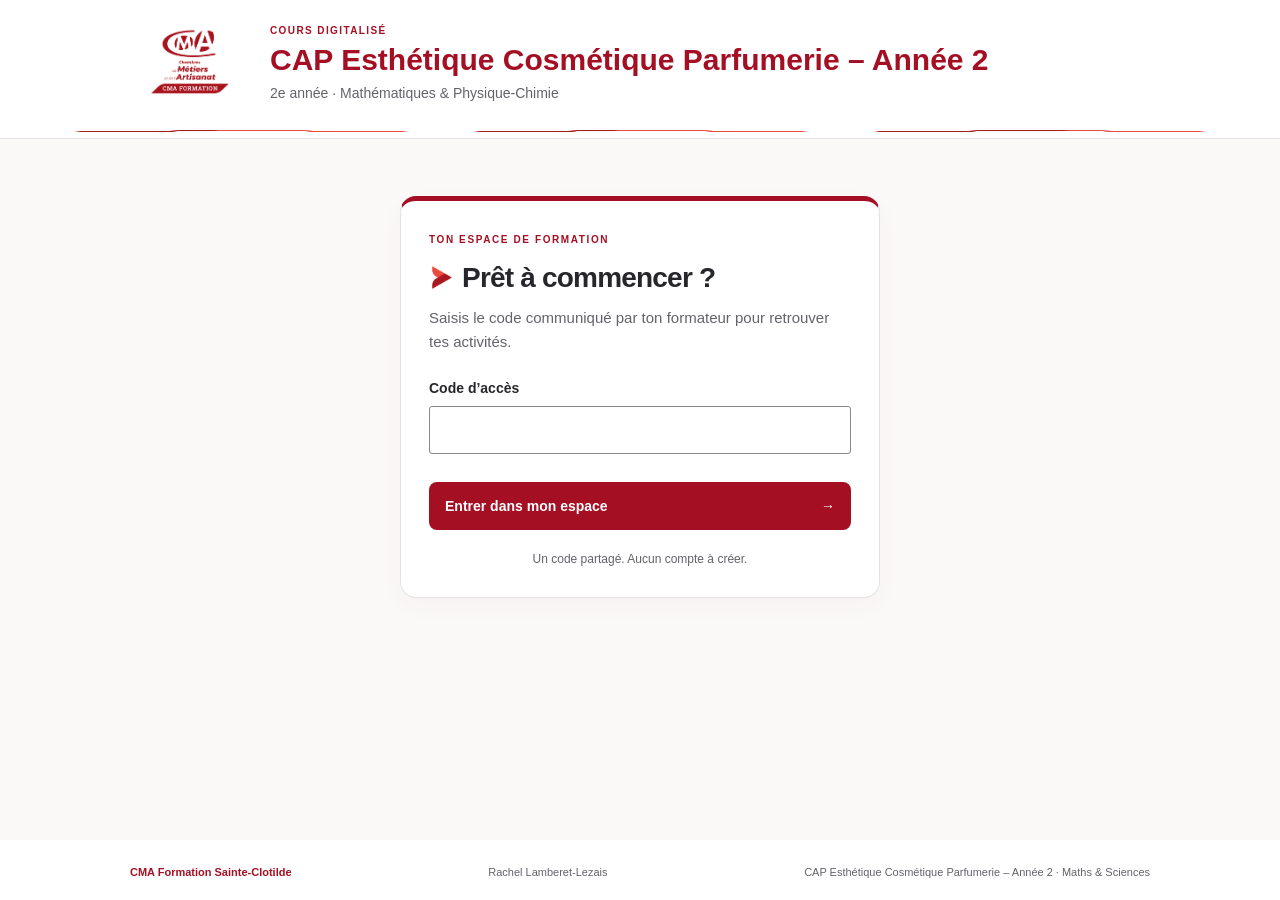
<file: index.html>
<!doctype html>
<html lang="fr">
<head>
  <meta charset="utf-8">
  <meta name="viewport" content="width=device-width, initial-scale=1">
  <meta name="theme-color" content="#A50F23">
  <meta name="description" content="L’espace pédagogique CAP Esthétique Cosmétique Parfumerie – Année 2 : activités de Mathématiques et de Physique-Chimie, CMA Formation Sainte-Clotilde.">
  <title>CAP Esthétique Cosmétique Parfumerie – Année 2 · Mathématiques & Physique-Chimie</title>
  <link rel="stylesheet" href="./assets/styles.css">
  <script src="./applications.js" defer></script>
  <script src="./assets/catalogue.js" defer></script>
  <link rel="stylesheet" href="./assets/acces.css">
  <script src="./assets/acces.js" defer></script>
  <script src="./portail.js" defer></script>
</head>
<body>
  <a class="skip-link" href="#contenu">Aller au contenu</a>
  <header class="site-header">
    <div class="header-inner">
      <img class="logo" src="./assets/logo.png" alt="CMA Formation" width="120" height="90">
      <div class="identity"><span class="badge">COURS DIGITALISÉ</span><h1>CAP Esthétique Cosmétique Parfumerie – Année 2</h1><p>2e année · Mathématiques &amp; Physique-Chimie</p></div>
    </div>
  <div class="ribbon" aria-hidden="true"></div></header>
  <main id="contenu">
    <section id="acces" class="access-panel" aria-labelledby="access-title">
      <span class="eyebrow">TON ESPACE DE FORMATION</span>
      <h2 id="access-title">Prêt à commencer ?</h2>
      <p id="access-help">Saisis le code communiqué par ton formateur pour retrouver tes activités.</p>
      <form id="access-form">
        <label for="access-code">Code d’accès</label>
        <input id="access-code" type="password" required autocomplete="off" autocapitalize="none" spellcheck="false" aria-describedby="access-help access-error">
        <p id="access-error" role="alert"></p>
        <button class="primary" type="submit">Entrer dans mon espace <span aria-hidden="true">→</span></button>
      </form>
      <p class="access-note">Un code partagé. Aucun compte à créer.</p>
    </section>
    <noscript><p class="notice">Active JavaScript pour saisir le code et afficher les activités.</p></noscript>
    <div id="portail" hidden>
      <section id="matieres" aria-labelledby="welcome-title">
        <div class="intro"><span class="eyebrow">APPRENDRE · COMPRENDRE · PRATIQUER</span><h2 id="welcome-title" tabindex="-1">Bienvenue dans ton espace</h2><p>Choisis une matière pour retrouver tes activités.</p></div>
        <div class="subjects">
          <button class="subject maths" data-discipline="M"><span class="subject-top"><span class="subject-icon" aria-hidden="true"><img src="./assets/fleche_rouge.png" alt="" width="42" height="42"></span><span class="subject-number" aria-hidden="true">01</span></span><span class="subject-title">MATHÉMATIQUES</span><span class="subject-description">Calculer, comparer et raisonner dans les situations de l’institut.</span><span class="subject-action">Accéder aux activités <span aria-hidden="true">→</span></span></button>
          <button class="subject sciences" data-discipline="P"><span class="subject-top"><span class="subject-icon" aria-hidden="true"><img src="./assets/fleche_rouge.png" alt="" width="42" height="42"></span><span class="subject-number" aria-hidden="true">02</span></span><span class="subject-title">PHYSIQUE-CHIMIE</span><span class="subject-description">Comprendre les produits, la lumière et les gestes professionnels.</span><span class="subject-action">Accéder aux activités <span aria-hidden="true">→</span></span></button>
        </div>
        <p class="tip">À ton rythme, une activité après l’autre.</p>
      </section>
      <section id="discipline" hidden aria-labelledby="discipline-title">
        <button id="retour" class="back">← Retour aux matières</button>
        <div class="intro"><span class="eyebrow">MES ACTIVITÉS</span><h2 id="discipline-title" tabindex="-1"></h2><p id="discipline-description"></p></div>
        <div id="catalogue" class="cards"></div>
      </section>
    </div>
  </main>
  <footer>
    <strong>CMA Formation Sainte-Clotilde</strong>
    <span>Rachel Lamberet-Lezais</span>
    <span>CAP Esthétique Cosmétique Parfumerie – Année 2 · Maths &amp; Sciences</span>
  </footer>
</body>
</html>
</file>
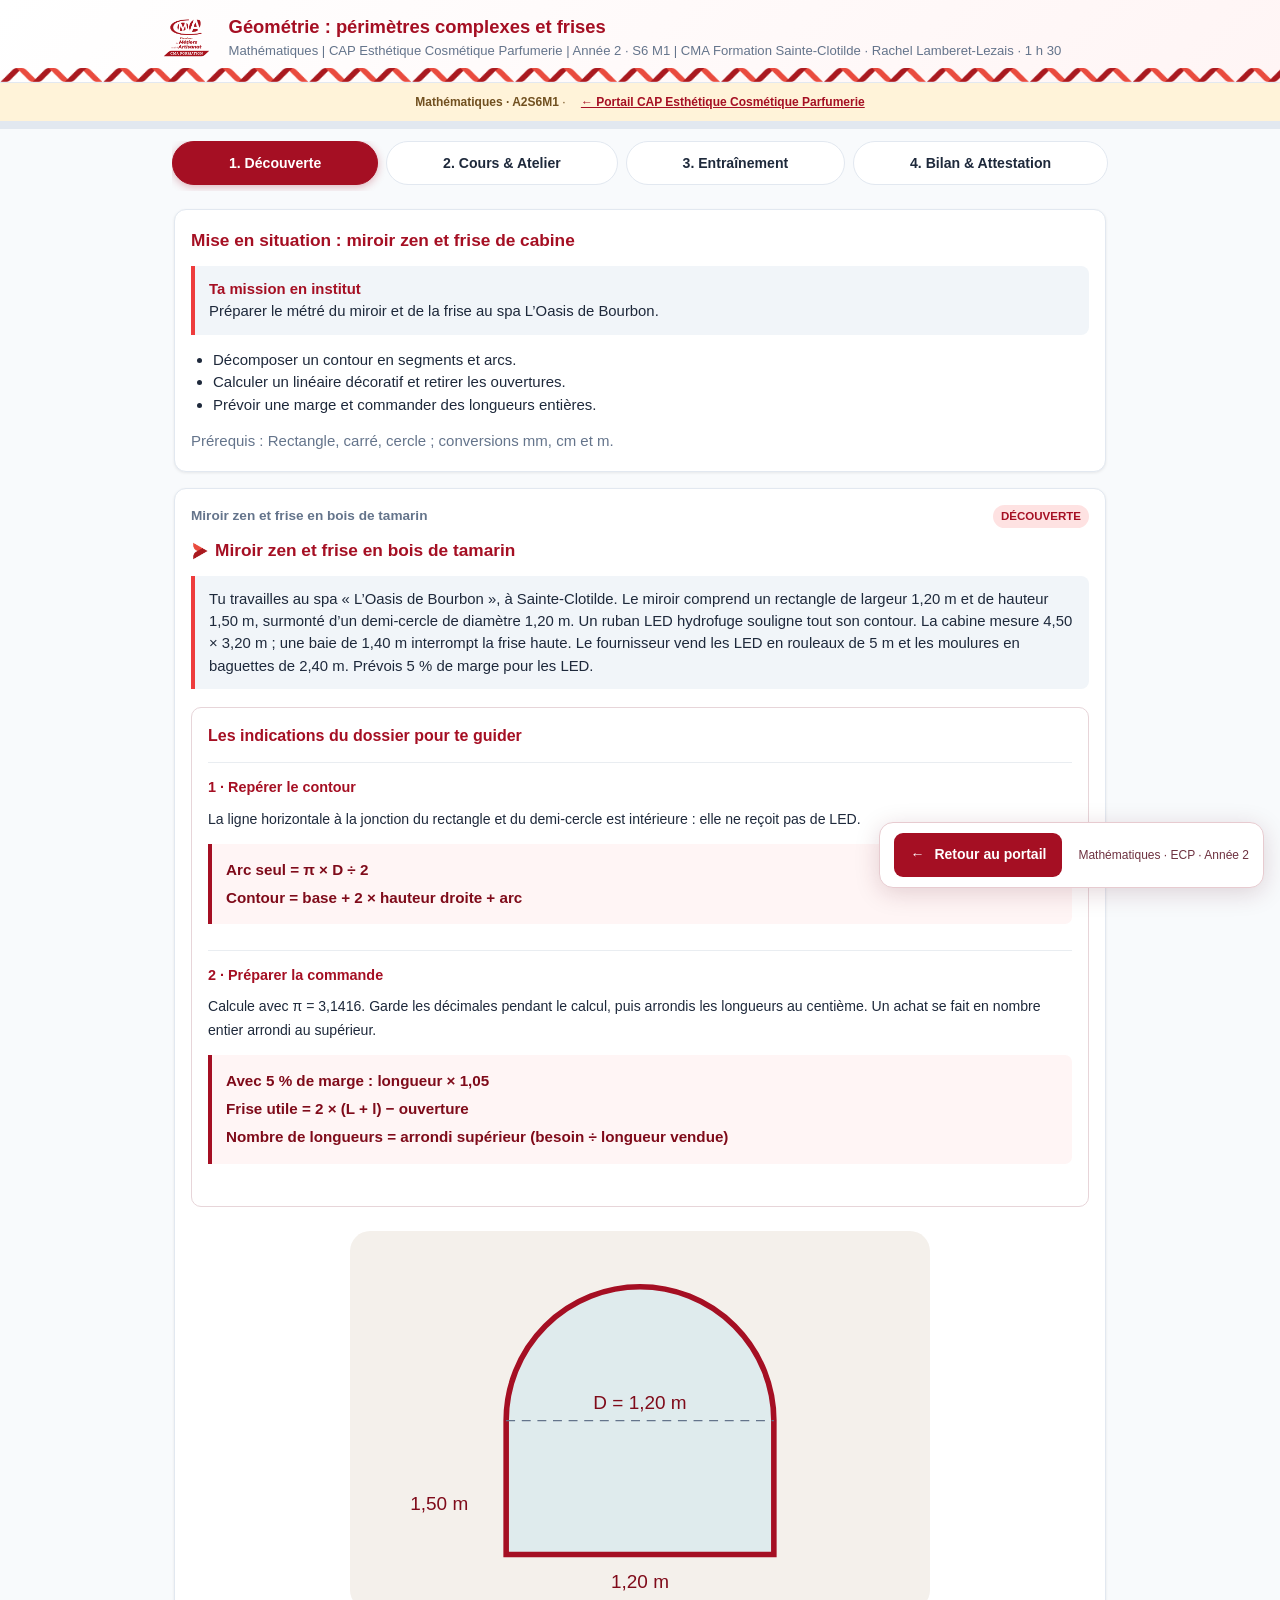
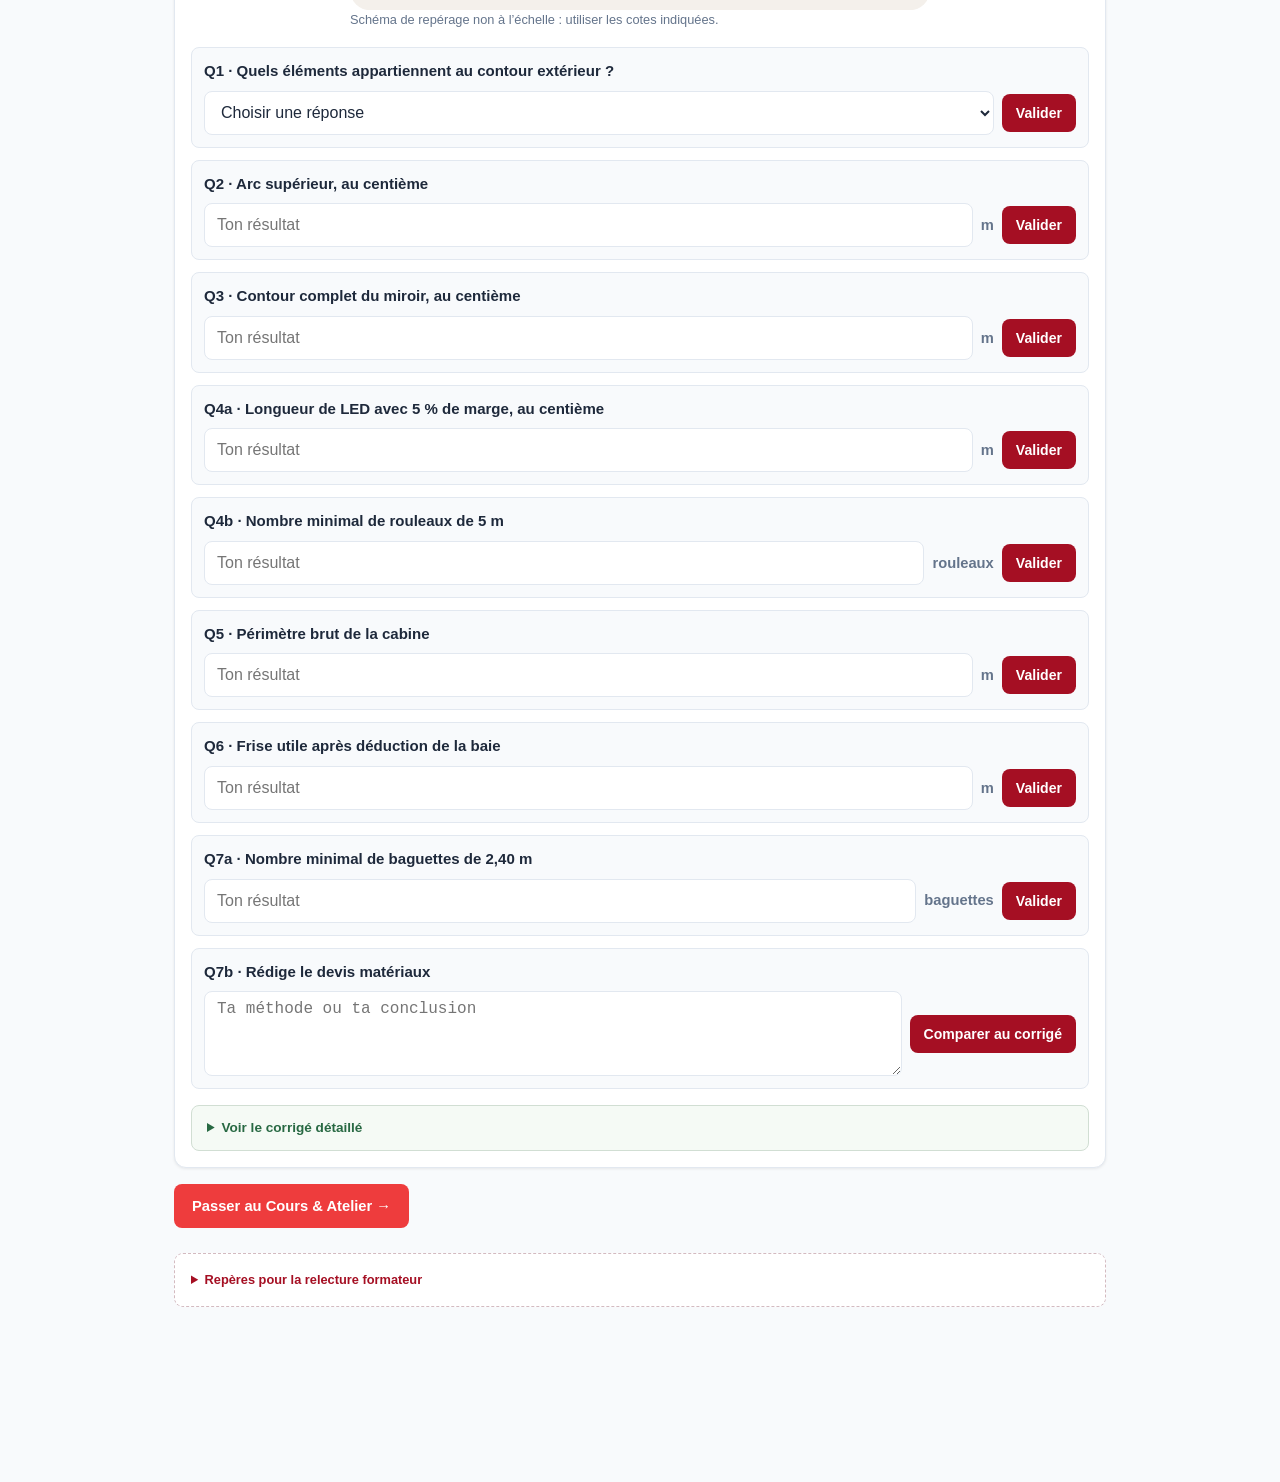
<file: applications/A2S6M1/index.html>
<!doctype html><html lang="fr"><head><meta charset="utf-8"><meta name="viewport" content="width=device-width,initial-scale=1"><meta name="theme-color" content="#A50F23"><title>Géométrie : périmètres complexes et frises | CAP Esthétique Cosmétique Parfumerie</title><link rel="stylesheet" href="lesson.css?v=1"><link rel="stylesheet" href="../../assets/retour-portail.css?v=1"><script src="../../assets/retour-portail.js?v=1" data-portal="../../index.html" data-section="mathematiques" data-label="ECP · Année 2" defer></script></head><body>
<a class="skip-link" href="#contenu">Aller à l’activité</a><header class="app-header"><div class="header-content"><img src="../../assets/logo.png" alt="Logo CMA Formation" class="app-logo"><div class="header-titles"><h1>Géométrie : périmètres complexes et frises</h1><p>Mathématiques | CAP Esthétique Cosmétique Parfumerie | Année 2 · S6 M1 | CMA Formation Sainte-Clotilde · Rachel Lamberet-Lezais · 1 h 30</p></div></div><div class="cma-wave-border" aria-hidden="true"></div></header>
<div class="trainer-preview no-print"><strong>Mathématiques · A2S6M1</strong> · <a href="../../index.html#mathematiques">← Portail CAP Esthétique Cosmétique Parfumerie</a></div><div class="progress-track" role="progressbar" aria-label="Progression de l’entraînement" aria-valuemin="0" aria-valuemax="100" aria-valuenow="0" id="global-progress"><div class="progress-bar-fill" id="globalProgressBar"></div></div>
<div class="nav-container"><nav class="nav-tabs" role="tablist" aria-label="Étapes de la séance"><button class="nav-btn active" id="tab-step-1" role="tab" aria-controls="step-1" aria-selected="true" data-step="1">1. Découverte</button><button class="nav-btn" id="tab-step-2" role="tab" aria-controls="step-2" aria-selected="false" tabindex="-1" data-step="2">2. Cours & Atelier</button><button class="nav-btn" id="tab-step-3" role="tab" aria-controls="step-3" aria-selected="false" tabindex="-1" data-step="3">3. Entraînement</button><button class="nav-btn" id="tab-step-4" role="tab" aria-controls="step-4" aria-selected="false" tabindex="-1" data-step="4">4. Bilan & Attestation</button></nav></div>
<main class="main-container" id="contenu"><section id="step-1" class="step-section active" role="tabpanel" aria-labelledby="tab-step-1"><div class="card"><h2 class="card-title">Mise en situation : miroir zen et frise de cabine</h2><div class="info-callout"><strong>Ta mission en institut</strong><p>Préparer le métré du miroir et de la frise au spa L’Oasis de Bourbon.</p></div><ul id="objectives" class="objectives-list"></ul><p class="muted">Prérequis : <span id="prerequisites"></span></p></div><div id="discovery-content"></div><button class="btn btn-corail" data-next="2">Passer au Cours & Atelier →</button></section>
<section id="step-2" class="step-section" role="tabpanel" aria-labelledby="tab-step-2" hidden><div class="card"><h2 class="card-title">Synthèse : contours, arcs et métrés</h2><div id="course-content"></div></div><div class="card simulator-card"><h2 class="card-title"><img src="../../assets/fleche_rouge.png" class="icon-bullet" alt="">Simulateur : tracer le contour et préparer la commande</h2><div id="geometry-simulator"></div></div><button class="btn btn-corail" data-next="3">Accéder aux entraînements gamifiés →</button></section>
<section id="step-3" class="step-section" role="tabpanel" aria-labelledby="tab-step-3" hidden><div class="score-banner"><div class="score-card cap-highlight"><div class="score-card-title">Socle CAP · Niveau 1</div><div class="score-card-val" id="capProgressTxt">0%</div></div><div class="score-card"><div class="score-card-title">Bonus dépassement</div><div class="score-card-val" id="bonusScoreTxt">+0 pts</div></div></div><p class="info-callout small">Réussis toutes les questions d’un exercice pour ouvrir le suivant. Le socle à 100 % ouvre le niveau 2 ; le niveau 2 terminé ouvre le niveau 3. Les réponses rédigées demandent une auto-vérification avec le corrigé, puis une relecture par le formateur. Les essais sont illimités. Les bonus récompensent les réponses fermées vérifiées, une seule fois.</p><div id="level-selectors"></div><div id="training-content"></div><button class="btn btn-corail" data-next="4">Voir mon bilan →</button></section>
<section id="step-4" class="step-section" role="tabpanel" aria-labelledby="tab-step-4" hidden><div class="card no-print"><h2 class="card-title">Évaluation du dossier · /10 points</h2><p class="info-callout small">Le contrôle automatique concerne les nombres et les choix. La conclusion écrite vaut 1 point et reste à apprécier avec le formateur. Le bilan complet porte aussi sur la méthode.</p><div id="evaluation-content"></div><p id="evaluation-score" class="info-callout" role="status"></p></div><div class="card no-print"><h2 class="card-title">Bilan & attestation pédagogique</h2><div class="badge-shelf" id="badge-shelf"></div><label for="learner-name">Prénom ou nom, facultatif pour l’impression</label><div class="input-row"><input id="learner-name" class="cma-input" type="text" autocomplete="off"><button class="btn btn-corail" id="print-bilan" disabled>Imprimer / Exporter en PDF</button></div><p class="muted small">La progression reste dans cette page tant qu’elle est ouverte. Aucun nom ni résultat n’est transmis ou enregistré durablement.</p></div><div class="attestation-sheet" id="attestationPrintArea"><div class="att-header"><img src="../../assets/logo.png" alt="CMA Formation" class="att-logo"><div><h2 class="att-title">Bilan pédagogique d’entraînement</h2><p class="att-sub">CAP Esthétique Cosmétique Parfumerie · Année 2 · S6 M1</p></div></div><p class="att-learner" id="att-learner">APPRENANT(E) EN FORMATION</p><p id="att-status">Socle en cours.</p><div class="att-grid"><p><strong>Socle de la séance :</strong> <span id="att-cap">0%</span><br><strong>Bonus :</strong> <span id="att-bonus">0 pt</span></p><p><strong>Évaluation automatique :</strong> <span id="att-score">0 / 9</span><br>Rédaction à apprécier : 1 point.<br><span id="att-date"></span></p></div><p>Objectifs travaillés : décomposer les contours, calculer les arcs et préparer une commande.</p><div class="att-footer"><p>Repère d’entraînement sans valeur de diplôme.<br>Les écrits auto-vérifiés sont à relire avec la formatrice.</p><div>Rachel Lamberet-Lezais<br>CMA Formation Sainte-Clotilde</div></div></div></section><details class="teacher-notes no-print"><summary>Repères pour la relecture formateur</summary><ul id="teacher-notes"></ul></details></main><script src="data.js?v=1"></script><script src="lesson.js?v=1"></script><script src="geometry.js?v=1"></script></body></html>
</file>
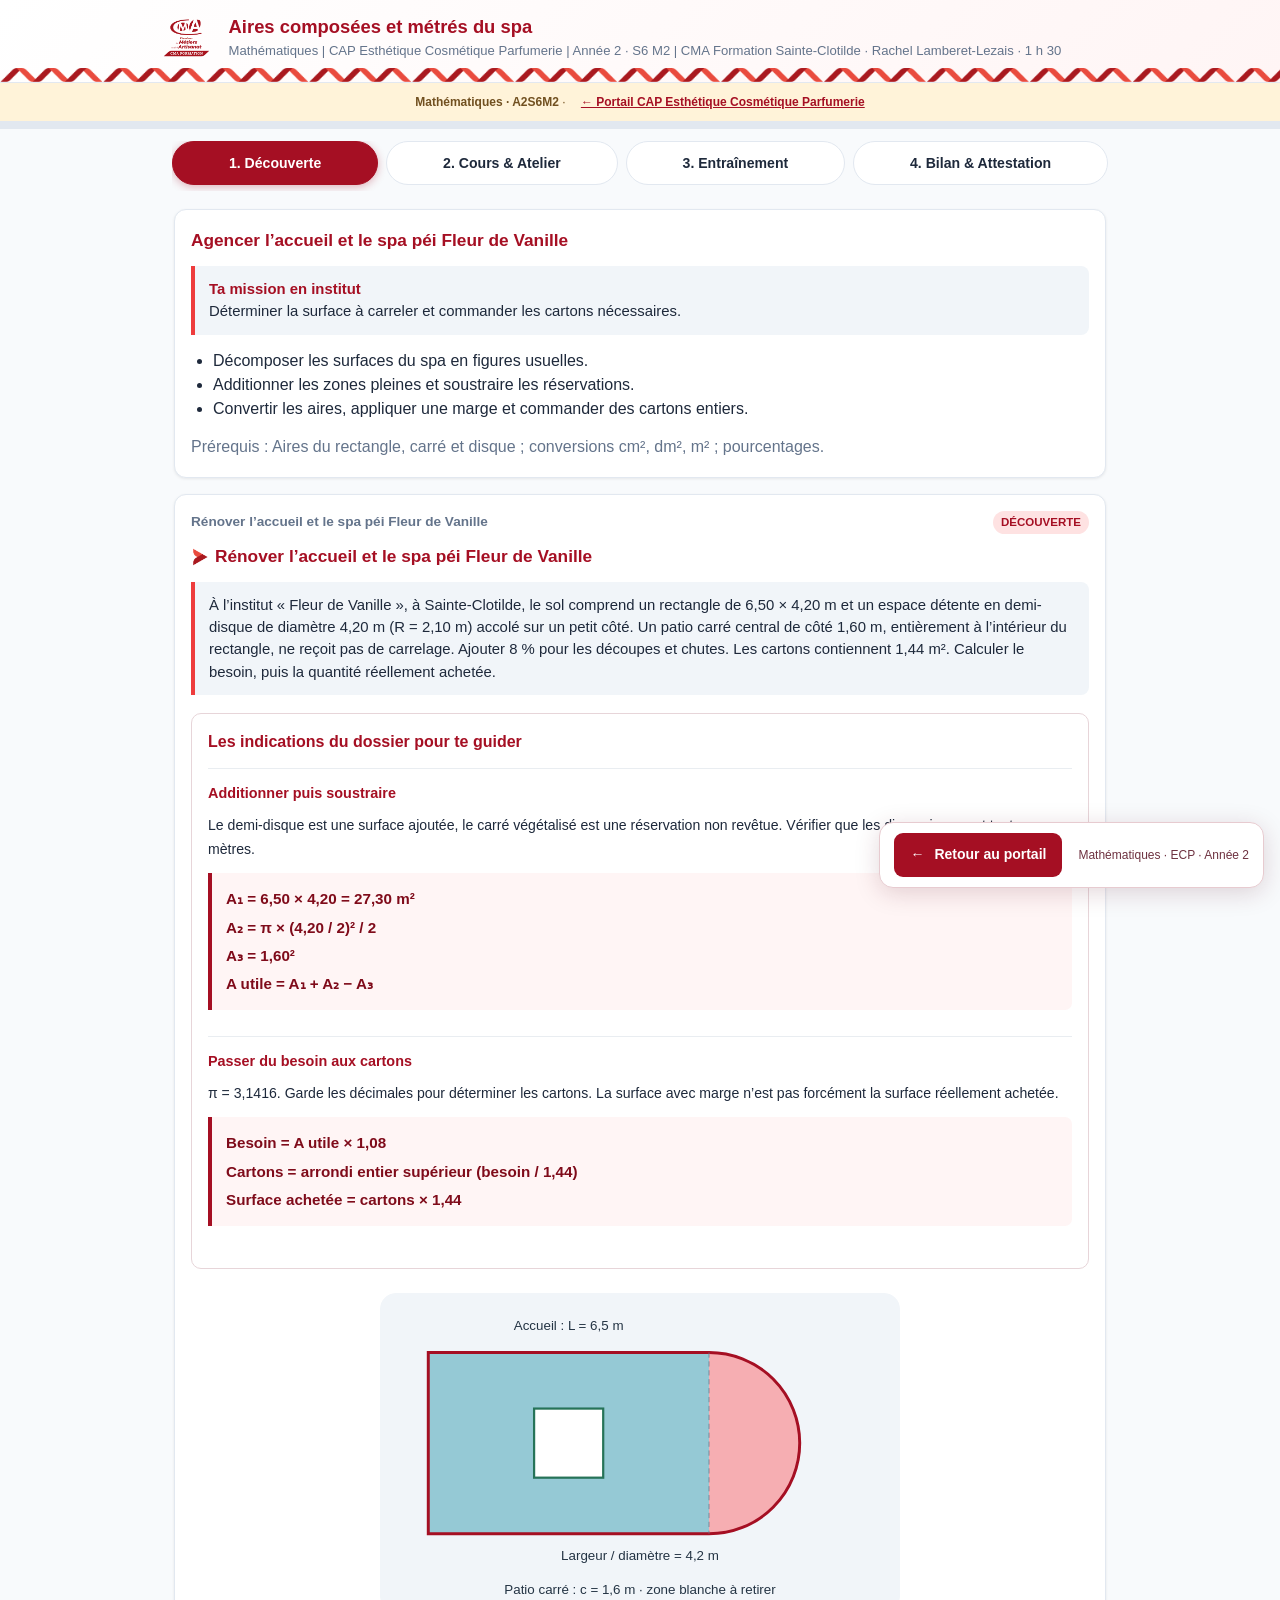
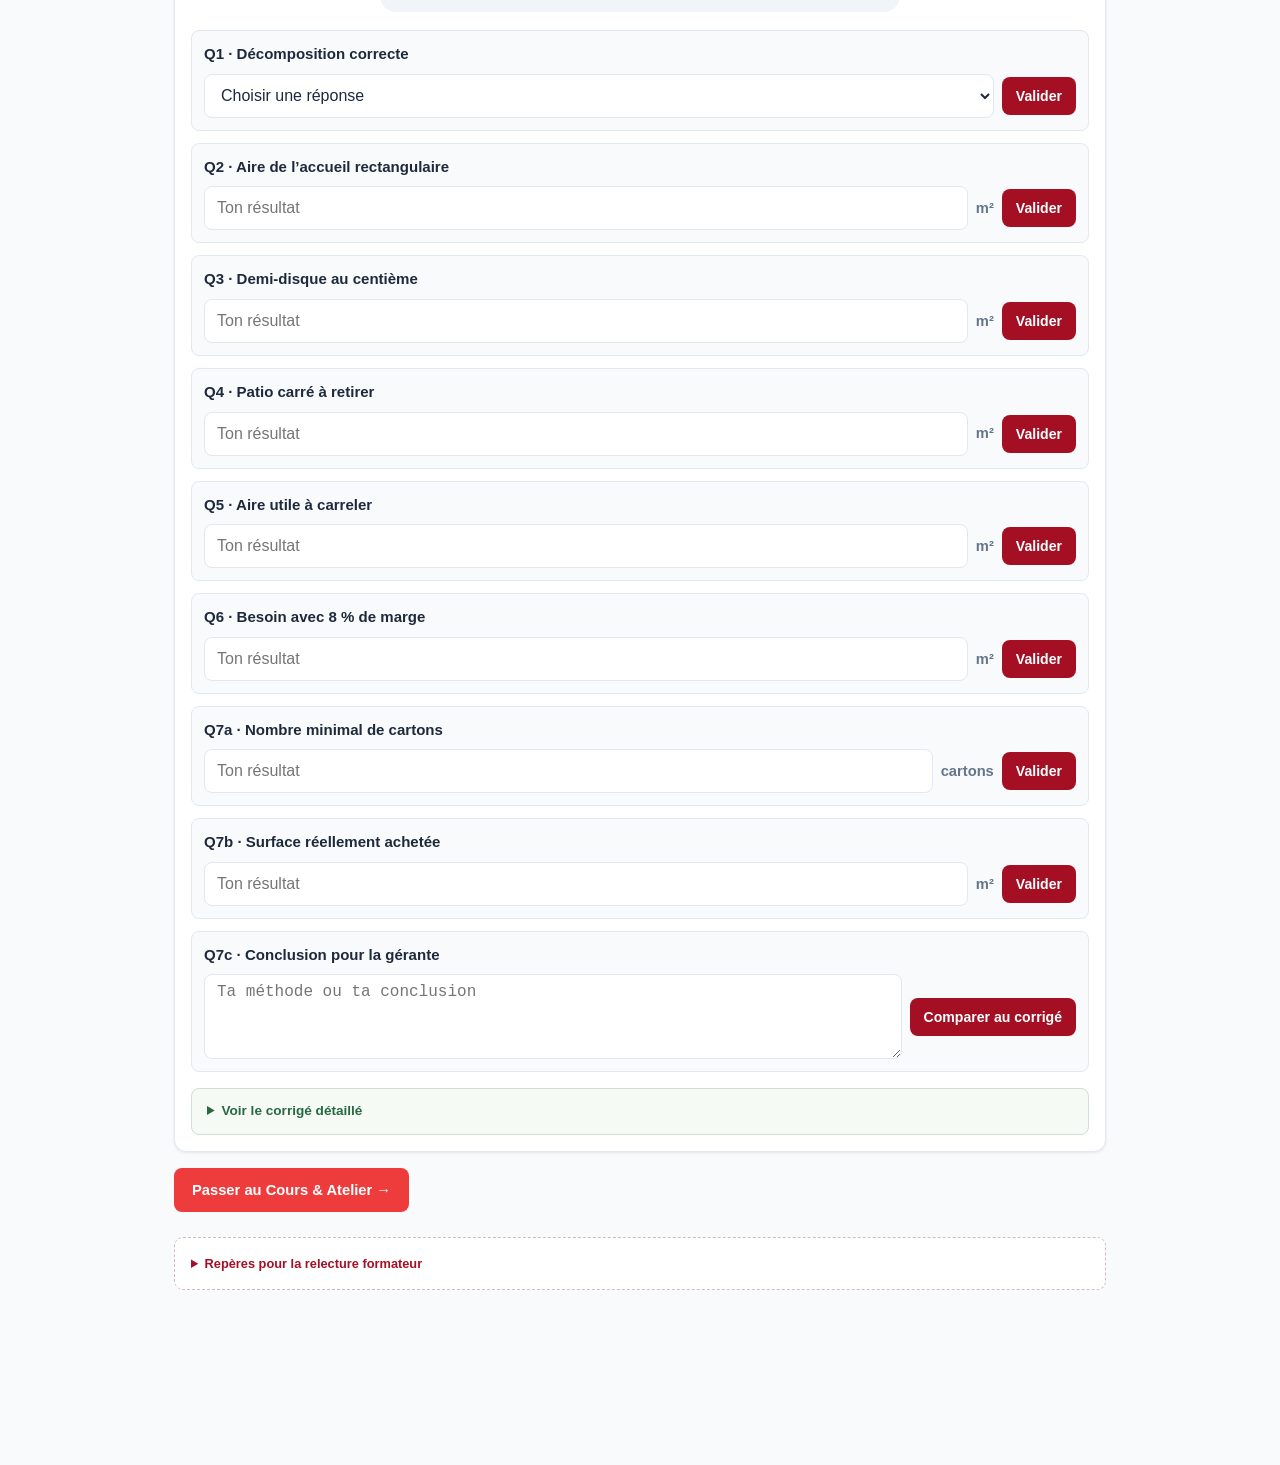
<file: applications/A2S6M2/index.html>
<!doctype html><html lang="fr"><head><meta charset="utf-8"><meta name="viewport" content="width=device-width,initial-scale=1"><meta name="theme-color" content="#A50F23"><title>Aires composées et métrés du spa | CAP Esthétique Cosmétique Parfumerie</title><link rel="stylesheet" href="lesson.css?v=1"><link rel="stylesheet" href="../../assets/retour-portail.css?v=1"><script src="../../assets/retour-portail.js?v=1" data-portal="../../index.html" data-section="mathematiques" data-label="ECP · Année 2" defer></script></head><body>
<a class="skip-link" href="#contenu">Aller à l’activité</a><header class="app-header"><div class="header-content"><img src="../../assets/logo.png" alt="Logo CMA Formation" class="app-logo"><div class="header-titles"><h1>Aires composées et métrés du spa</h1><p>Mathématiques | CAP Esthétique Cosmétique Parfumerie | Année 2 · S6 M2 | CMA Formation Sainte-Clotilde · Rachel Lamberet-Lezais · 1 h 30</p></div></div><div class="cma-wave-border" aria-hidden="true"></div></header>
<div class="trainer-preview no-print"><strong>Mathématiques · A2S6M2</strong> · <a href="../../index.html#mathematiques">← Portail CAP Esthétique Cosmétique Parfumerie</a></div><div class="progress-track" role="progressbar" aria-label="Progression de l’entraînement" aria-valuemin="0" aria-valuemax="100" aria-valuenow="0" id="global-progress"><div class="progress-bar-fill" id="globalProgressBar"></div></div>
<div class="nav-container"><nav class="nav-tabs" role="tablist" aria-label="Étapes de la séance"><button class="nav-btn active" id="tab-step-1" role="tab" aria-controls="step-1" aria-selected="true" data-step="1">1. Découverte</button><button class="nav-btn" id="tab-step-2" role="tab" aria-controls="step-2" aria-selected="false" tabindex="-1" data-step="2">2. Cours & Atelier</button><button class="nav-btn" id="tab-step-3" role="tab" aria-controls="step-3" aria-selected="false" tabindex="-1" data-step="3">3. Entraînement</button><button class="nav-btn" id="tab-step-4" role="tab" aria-controls="step-4" aria-selected="false" tabindex="-1" data-step="4">4. Bilan & Attestation</button></nav></div>
<main class="main-container" id="contenu"><section id="step-1" class="step-section active" role="tabpanel" aria-labelledby="tab-step-1"><div class="card"><h2 class="card-title">Agencer l’accueil et le spa péi Fleur de Vanille</h2><div class="info-callout"><strong>Ta mission en institut</strong><p>Déterminer la surface à carreler et commander les cartons nécessaires.</p></div><ul id="objectives" class="objectives-list"></ul><p class="muted">Prérequis : <span id="prerequisites"></span></p></div><div id="discovery-content"></div><button class="btn btn-corail" data-next="2">Passer au Cours & Atelier →</button></section>
<section id="step-2" class="step-section" role="tabpanel" aria-labelledby="tab-step-2" hidden><div class="card"><h2 class="card-title">Synthèse : aires composées et métrés professionnels</h2><div id="course-content"></div></div><div class="card simulator-card"><h2 class="card-title"><img src="../../assets/fleche_rouge.png" class="icon-bullet" alt="">Atelier du spa : surfaces, réservations et commandes</h2><div id="geometry-simulator"></div></div><button class="btn btn-corail" data-next="3">Accéder aux entraînements gamifiés →</button></section>
<section id="step-3" class="step-section" role="tabpanel" aria-labelledby="tab-step-3" hidden><div class="score-banner"><div class="score-card cap-highlight"><div class="score-card-title">Socle CAP · Niveau 1</div><div class="score-card-val" id="capProgressTxt">0%</div></div><div class="score-card"><div class="score-card-title">Bonus dépassement</div><div class="score-card-val" id="bonusScoreTxt">+0 pts</div></div></div><p class="info-callout small">Réussis toutes les questions d’un exercice pour ouvrir le suivant. Le socle à 100 % ouvre le niveau 2 ; le niveau 2 terminé ouvre le niveau 3. Les réponses rédigées demandent une auto-vérification avec le corrigé, puis une relecture par le formateur. Les essais sont illimités. Les bonus récompensent les réponses fermées vérifiées, une seule fois.</p><div id="level-selectors"></div><div id="training-content"></div><button class="btn btn-corail" data-next="4">Voir mon bilan →</button></section>
<section id="step-4" class="step-section" role="tabpanel" aria-labelledby="tab-step-4" hidden><div class="card no-print"><h2 class="card-title">Bilan & attestation pédagogique</h2><div class="badge-shelf" id="badge-shelf"></div><label for="learner-name">Prénom ou nom, facultatif pour l’impression</label><div class="input-row"><input id="learner-name" class="cma-input" type="text" autocomplete="off"><button class="btn btn-corail" id="print-bilan" disabled>Imprimer / Exporter en PDF</button></div><p class="muted small">La progression reste dans cette page tant qu’elle est ouverte. Aucun nom ni résultat n’est transmis ou enregistré durablement.</p></div><div class="attestation-sheet" id="attestationPrintArea"><div class="att-header"><img src="../../assets/logo.png" alt="CMA Formation" class="att-logo"><div><h2 class="att-title">Bilan pédagogique d’entraînement</h2><p class="att-sub">CAP Esthétique Cosmétique Parfumerie · Année 2 · S6 M2</p></div></div><p class="att-learner" id="att-learner">APPRENANT(E) EN FORMATION</p><p id="att-status">Socle en cours.</p><div class="att-grid"><p><strong>Socle de la séance :</strong> <span id="att-cap">0%</span><br><strong>Bonus :</strong> <span id="att-bonus">0 pt</span></p><p><strong>Date du bilan :</strong><br><span id="att-date"></span></p></div><p>Objectifs travaillés : décomposer les surfaces, calculer les aires et préparer les devis.</p><div class="att-footer"><p>Repère d’entraînement sans valeur de diplôme.<br>Les écrits auto-vérifiés sont à relire avec la formatrice.</p><div>Rachel Lamberet-Lezais<br>CMA Formation Sainte-Clotilde</div></div></div></section><details class="teacher-notes no-print"><summary>Repères pour la relecture formateur</summary><ul id="teacher-notes"></ul></details></main><script src="data.js?v=1"></script><script src="lesson.js?v=1"></script><script src="areas.js?v=1"></script></body></html>
</file>
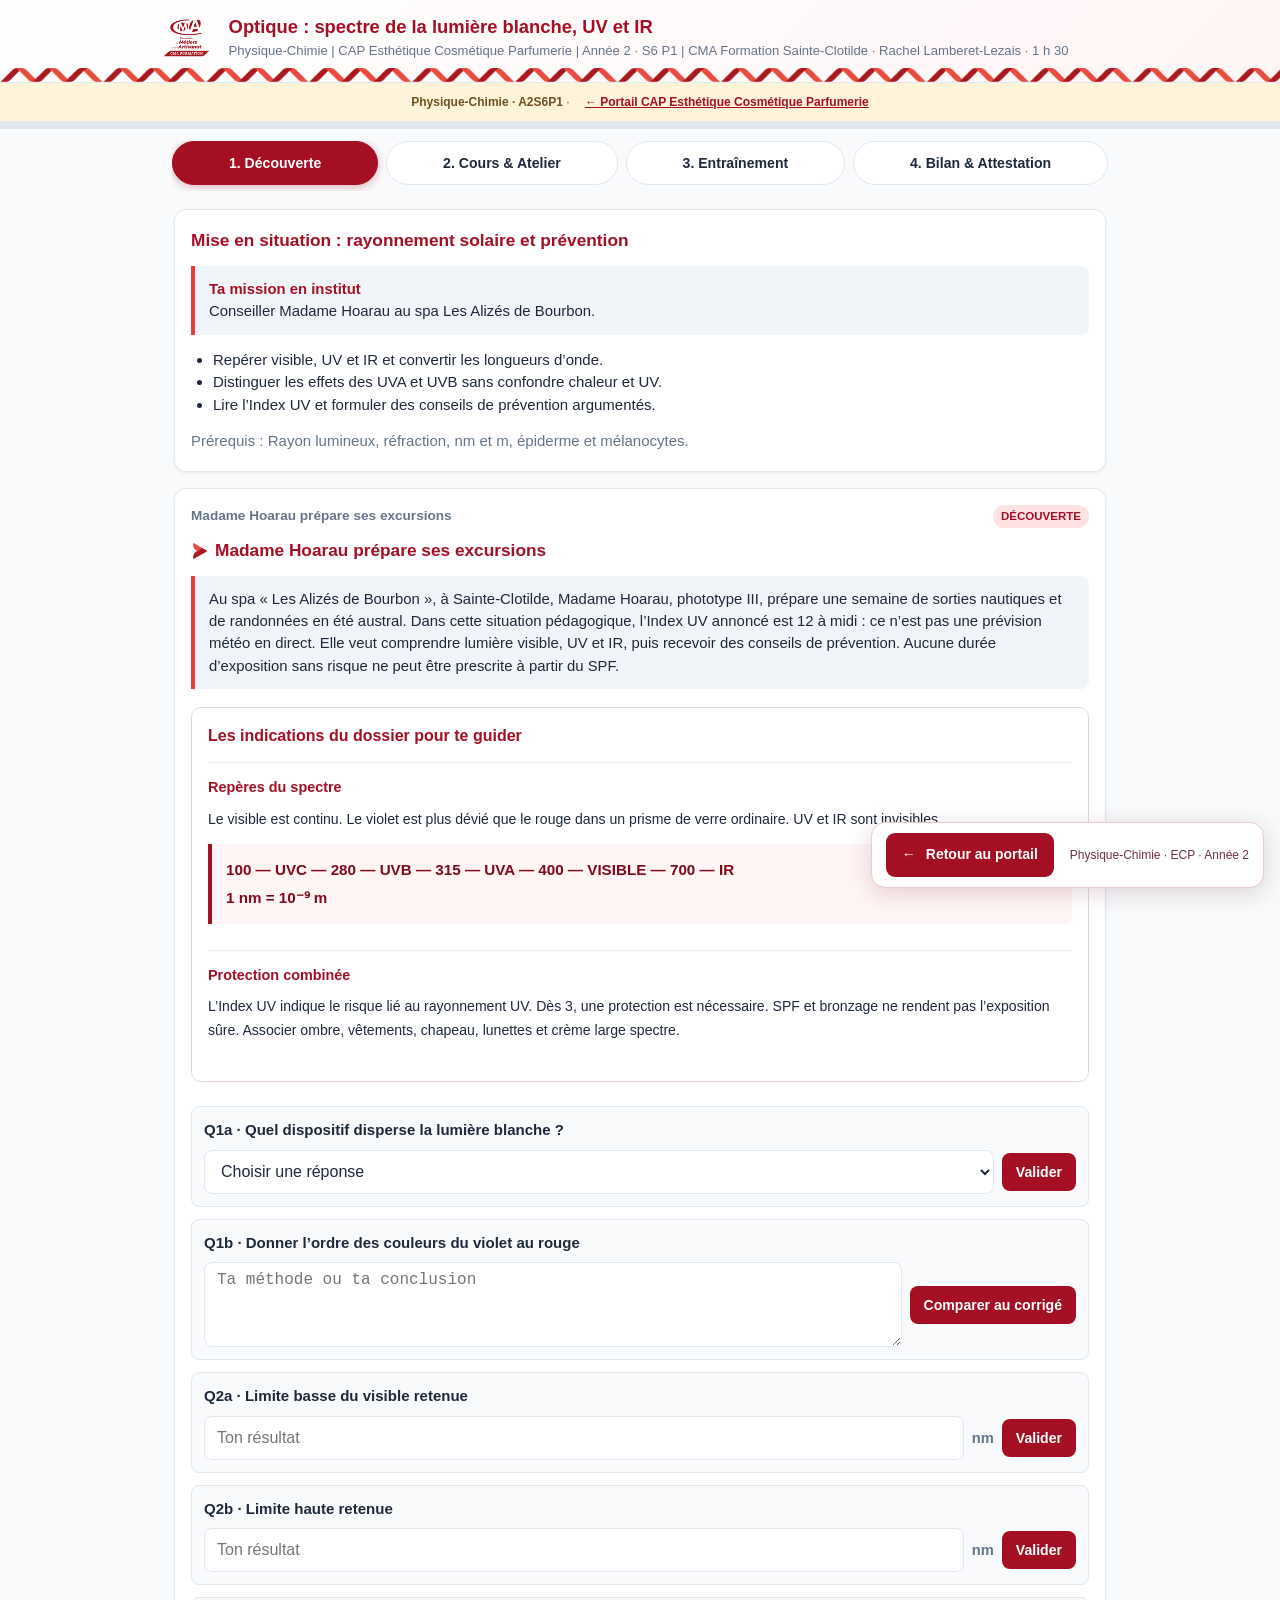
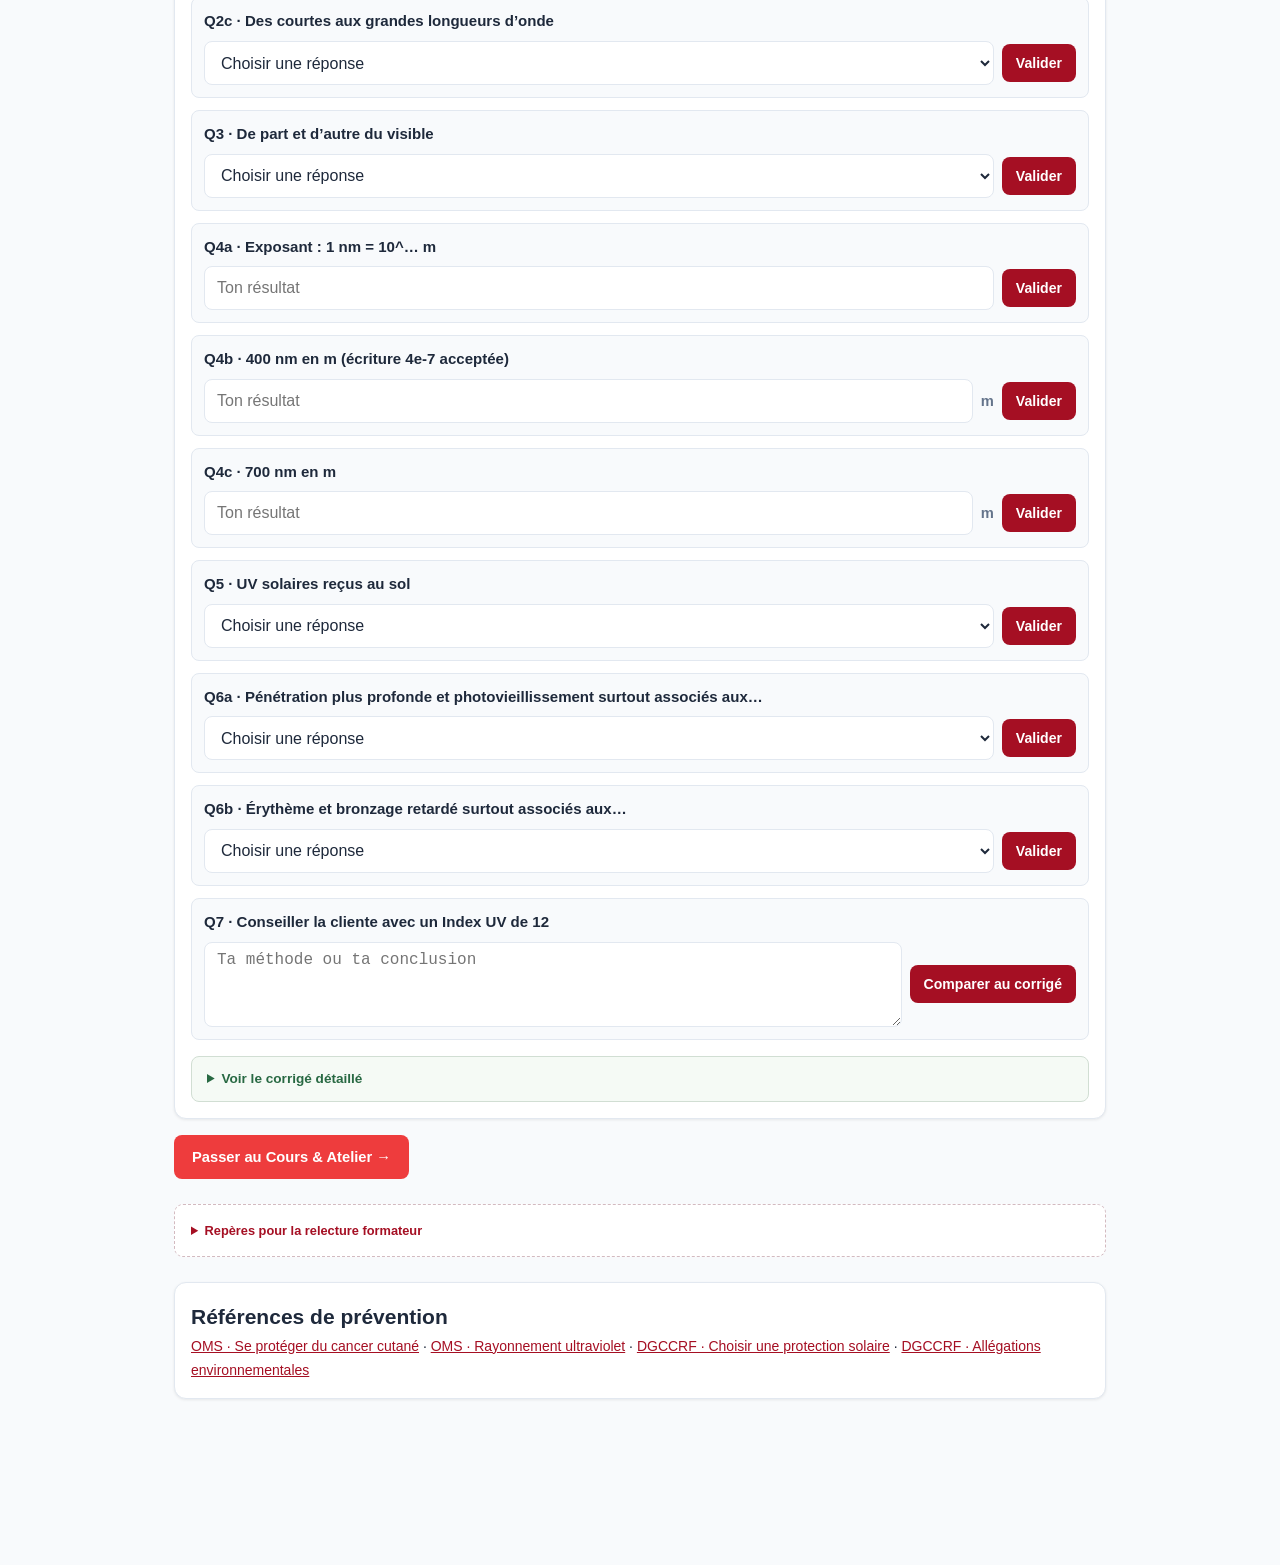
<file: applications/A2S6P1/index.html>
<!doctype html><html lang="fr"><head><meta charset="utf-8"><meta name="viewport" content="width=device-width,initial-scale=1"><meta name="theme-color" content="#A50F23"><title>Optique : spectre de la lumière blanche, UV et IR | CAP Esthétique Cosmétique Parfumerie</title><link rel="stylesheet" href="lesson.css?v=1"><link rel="stylesheet" href="../../assets/retour-portail.css?v=1"><script src="../../assets/retour-portail.js?v=1" data-portal="../../index.html" data-section="sciences" data-label="ECP · Année 2" defer></script></head><body>
<a class="skip-link" href="#contenu">Aller à l’activité</a><header class="app-header"><div class="header-content"><img src="../../assets/logo.png" alt="Logo CMA Formation" class="app-logo"><div class="header-titles"><h1>Optique : spectre de la lumière blanche, UV et IR</h1><p>Physique-Chimie | CAP Esthétique Cosmétique Parfumerie | Année 2 · S6 P1 | CMA Formation Sainte-Clotilde · Rachel Lamberet-Lezais · 1 h 30</p></div></div><div class="cma-wave-border" aria-hidden="true"></div></header>
<div class="trainer-preview no-print"><strong>Physique-Chimie · A2S6P1</strong> · <a href="../../index.html#sciences">← Portail CAP Esthétique Cosmétique Parfumerie</a></div><div class="progress-track" role="progressbar" aria-label="Progression de l’entraînement" aria-valuemin="0" aria-valuemax="100" aria-valuenow="0" id="global-progress"><div class="progress-bar-fill" id="globalProgressBar"></div></div>
<div class="nav-container"><nav class="nav-tabs" role="tablist" aria-label="Étapes de la séance"><button class="nav-btn active" id="tab-step-1" role="tab" aria-controls="step-1" aria-selected="true" data-step="1">1. Découverte</button><button class="nav-btn" id="tab-step-2" role="tab" aria-controls="step-2" aria-selected="false" tabindex="-1" data-step="2">2. Cours & Atelier</button><button class="nav-btn" id="tab-step-3" role="tab" aria-controls="step-3" aria-selected="false" tabindex="-1" data-step="3">3. Entraînement</button><button class="nav-btn" id="tab-step-4" role="tab" aria-controls="step-4" aria-selected="false" tabindex="-1" data-step="4">4. Bilan & Attestation</button></nav></div>
<main class="main-container" id="contenu"><section id="step-1" class="step-section active" role="tabpanel" aria-labelledby="tab-step-1"><div class="card"><h2 class="card-title">Mise en situation : rayonnement solaire et prévention</h2><div class="info-callout"><strong>Ta mission en institut</strong><p>Conseiller Madame Hoarau au spa Les Alizés de Bourbon.</p></div><ul id="objectives" class="objectives-list"></ul><p class="muted">Prérequis : <span id="prerequisites"></span></p></div><div id="discovery-content"></div><button class="btn btn-corail" data-next="2">Passer au Cours & Atelier →</button></section>
<section id="step-2" class="step-section" role="tabpanel" aria-labelledby="tab-step-2" hidden><div class="card"><h2 class="card-title">Synthèse : lumière, UV, IR et prévention</h2><div id="course-content"></div></div><div class="card simulator-card"><h2 class="card-title"><img src="../../assets/fleche_rouge.png" class="icon-bullet" alt="">Laboratoire optique : dispersion, domaines et prévention</h2><div id="geometry-simulator"></div></div><button class="btn btn-corail" data-next="3">Accéder aux entraînements gamifiés →</button></section>
<section id="step-3" class="step-section" role="tabpanel" aria-labelledby="tab-step-3" hidden><div class="score-banner"><div class="score-card cap-highlight"><div class="score-card-title">Socle CAP · Niveau 1</div><div class="score-card-val" id="capProgressTxt">0%</div></div><div class="score-card"><div class="score-card-title">Bonus dépassement</div><div class="score-card-val" id="bonusScoreTxt">+0 pts</div></div></div><p class="info-callout small">Réussis toutes les questions d’un exercice pour ouvrir le suivant. Le socle à 100 % ouvre le niveau 2 ; le niveau 2 terminé ouvre le niveau 3. Les réponses rédigées demandent une auto-vérification avec le corrigé, puis une relecture par le formateur. Les essais sont illimités. Les bonus récompensent les réponses fermées vérifiées, une seule fois.</p><div id="level-selectors"></div><div id="training-content"></div><button class="btn btn-corail" data-next="4">Voir mon bilan →</button></section>
<section id="step-4" class="step-section" role="tabpanel" aria-labelledby="tab-step-4" hidden><div class="card no-print"><h2 class="card-title">Défi formatif ajouté · /10 points</h2><p class="info-callout small">Le contrôle automatique concerne les nombres et les choix. La conclusion écrite vaut 1 point et reste à apprécier avec le formateur. Le bilan complet porte aussi sur la méthode.</p><div id="evaluation-content"></div><p id="evaluation-score" class="info-callout" role="status"></p></div><div class="card no-print"><h2 class="card-title">Bilan & attestation pédagogique</h2><div class="badge-shelf" id="badge-shelf"></div><label for="learner-name">Prénom ou nom, facultatif pour l’impression</label><div class="input-row"><input id="learner-name" class="cma-input" type="text" autocomplete="off"><button class="btn btn-corail" id="print-bilan" disabled>Imprimer / Exporter en PDF</button></div><p class="muted small">La progression reste dans cette page tant qu’elle est ouverte. Aucun nom ni résultat n’est transmis ou enregistré durablement.</p></div><div class="attestation-sheet" id="attestationPrintArea"><div class="att-header"><img src="../../assets/logo.png" alt="CMA Formation" class="att-logo"><div><h2 class="att-title">Bilan pédagogique d’entraînement</h2><p class="att-sub">CAP Esthétique Cosmétique Parfumerie · Année 2 · S6 P1</p></div></div><p class="att-learner" id="att-learner">APPRENANT(E) EN FORMATION</p><p id="att-status">Socle en cours.</p><div class="att-grid"><p><strong>Socle de la séance :</strong> <span id="att-cap">0%</span><br><strong>Bonus :</strong> <span id="att-bonus">0 pt</span></p><p><strong>Évaluation automatique :</strong> <span id="att-score">0 / 9</span><br>Rédaction à apprécier : 1 point.<br><span id="att-date"></span></p></div><p>Objectifs travaillés : repérer les domaines du spectre et argumenter la prévention.</p><div class="att-footer"><p>Repère d’entraînement sans valeur de diplôme.<br>Les écrits auto-vérifiés sont à relire avec la formatrice.</p><div>Rachel Lamberet-Lezais<br>CMA Formation Sainte-Clotilde</div></div></div></section><details class="teacher-notes no-print"><summary>Repères pour la relecture formateur</summary><ul id="teacher-notes"></ul></details><aside class="card sources-list"><h2>Références de prévention</h2><p><a href="https://www.who.int/fr/news-room/questions-and-answers/item/radiation-protecting-against-skin-cancer" target="_blank" rel="noopener">OMS · Se protéger du cancer cutané</a> · <a href="https://www.who.int/news-room/questions-and-answers/item/radiation-ultraviolet-%28uv%29" target="_blank" rel="noopener">OMS · Rayonnement ultraviolet</a> · <a href="https://www.economie.gouv.fr/dgccrf/les-fiches-pratiques/protection-solaire-les-conseils-pour-bien-choisir-son-produit" target="_blank" rel="noopener">DGCCRF · Choisir une protection solaire</a> · <a href="https://www.economie.gouv.fr/dgccrf/les-fiches-pratiques/allegations-environnementales-ce-quil-faut-retenir" target="_blank" rel="noopener">DGCCRF · Allégations environnementales</a></p></aside></main><script src="data.js?v=1"></script><script src="lesson.js?v=1"></script><script src="optics.js?v=1"></script></body></html>
</file>
<file: assets/styles.css>
:root{--bordeaux:#A50F23;--corail:#EE3C3D;--ink:#27272b;--muted:#63636a;--line:#e5e2e3;--paper:#faf9f8}*{box-sizing:border-box}[hidden]{display:none!important}body{margin:0;font-family:Arial,Helvetica,sans-serif;color:var(--ink);background:var(--paper);min-height:100vh;display:flex;flex-direction:column}button,input{font:inherit}button,a,input{-webkit-tap-highlight-color:transparent}button{cursor:pointer}a{color:var(--bordeaux)}:focus-visible{outline:3px solid var(--bordeaux);outline-offset:5px}h2:focus{outline:none}.skip-link{position:absolute;top:-80px;left:12px;padding:12px;background:white;z-index:2}.skip-link:focus{top:12px}.site-header{background:white;border-bottom:1px solid var(--line);position:relative}.site-header:after{content:"";position:absolute;bottom:-1px;left:0;width:27%;height:3px;background:var(--corail)}.header-inner{max-width:1060px;margin:auto;padding:18px 20px;display:flex;align-items:center;gap:20px}.logo{width:94px;height:auto;max-height:82px;object-fit:contain;flex-shrink:0}.identity{border-left:1px solid var(--line);padding-left:20px;min-width:0}.badge{font-size:9px;letter-spacing:1.4px;font-weight:700;color:var(--bordeaux)}h1{font-size:24px;line-height:1.15;margin:5px 0;color:var(--bordeaux)}.identity p{font-size:12px;line-height:1.5;margin:0;color:var(--muted)}main{width:100%;max-width:1060px;padding:40px 20px 56px;margin:0 auto;flex:1}.eyebrow{color:var(--bordeaux);font-size:10px;letter-spacing:1.6px;font-weight:700;line-height:1.8}h2{font-size:clamp(26px,4vw,36px);line-height:1.2;letter-spacing:-.8px;margin:12px 0}p{line-height:1.6}.intro>p,.access-panel>p{color:var(--muted);margin:0}.intro{margin-bottom:28px}.subjects,.cards{display:grid;grid-template-columns:minmax(0,1fr);gap:18px}.subject{text-align:left;background:white;border:1px solid var(--line);border-top:3px solid var(--bordeaux);border-radius:4px;padding:24px;display:flex;flex-direction:column;color:var(--ink);transition:box-shadow .18s,transform .18s}.subject.sciences{border-top-color:var(--corail)}.subject:hover{transform:translateY(-3px);box-shadow:0 10px 30px #30131d0c}.subject-top{display:flex;align-items:center;justify-content:space-between;margin-bottom:25px}.subject-icon{display:grid;place-items:center;width:48px;height:48px;background:#fbf0f1;color:var(--bordeaux);font-size:32px}.subject-number{font-size:12px;color:#797279;font-weight:700;letter-spacing:2px}.subject-title{font-size:20px;font-weight:700;letter-spacing:.2px}.subject-description{font-size:14px;line-height:1.6;color:var(--muted);margin:12px 0 25px;flex:1}.subject-action{border-top:1px solid var(--line);padding-top:18px;font-size:14px;font-weight:700;color:var(--bordeaux);display:flex;align-items:center;justify-content:space-between}.tip{font-size:13px;color:var(--muted);margin:24px 0 0}.access-panel{max-width:480px;margin:12px auto;background:white;border:1px solid var(--line);border-top:3px solid var(--bordeaux);padding:28px;border-radius:4px}.access-panel h2{font-size:28px}.access-panel>p{font-size:15px}form{margin-top:26px}label{display:block;font-size:14px;font-weight:700;margin-bottom:10px}input{width:100%;min-width:0;padding:14px;border:1px solid #8d8588;border-radius:3px}input[aria-invalid=true]{border-color:var(--bordeaux)}#access-error{color:var(--bordeaux);font-size:14px;margin:10px 0;min-height:8px}.primary{display:flex;justify-content:space-between;gap:12px;align-items:center;width:100%;border:0;border-radius:3px;background:var(--bordeaux);color:white;padding:16px;font-size:14px;font-weight:700;min-height:48px}.primary:hover{background:#880c1c}.access-panel .access-note{font-size:12px;margin-top:20px;text-align:center}.back{background:transparent;border:1px solid var(--line);border-radius:3px;padding:12px 16px;min-height:46px;color:var(--bordeaux);font-size:14px;font-weight:700;margin-bottom:26px}.back:hover{background:white}.empty{grid-column:1/-1;border:1px dashed #cfc6c8;background:white;padding:32px 24px;border-radius:4px}.empty h3{font-size:20px;margin:0 0 10px}.empty p{margin:0;color:var(--muted);font-size:15px}.card{background:white;border:1px solid var(--line);border-top:3px solid var(--corail);padding:24px;display:flex;flex-direction:column;border-radius:4px;overflow-wrap:anywhere}.metadata{font-size:12px;font-weight:700;color:var(--bordeaux);line-height:1.6}.card h3{font-size:21px;line-height:1.3;margin:15px 0 8px}.card p{font-size:14px;color:var(--muted);margin:0 0 24px;flex:1}.card a{font-weight:700;font-size:14px;padding:14px 0;text-decoration:none;border-top:1px solid var(--line);min-height:48px}.card a:hover{text-decoration:underline}footer{padding:22px 20px;border-top:1px solid var(--line);color:var(--muted);display:flex;flex-wrap:wrap;justify-content:space-between;gap:10px;font-size:11px;background:white}footer strong{color:var(--bordeaux)}@media(min-width:700px){.subjects,.cards{grid-template-columns:repeat(2,minmax(0,1fr))}main{padding-top:60px}.subject{padding:30px;min-height:285px}.header-inner{padding-top:20px;padding-bottom:20px}.logo{width:112px}h1{font-size:28px}.identity p{font-size:14px}.badge{font-size:10px}footer{padding-left:max(20px,calc((100vw - 1020px)/2));padding-right:max(20px,calc((100vw - 1020px)/2))}}@media(max-width:359px){.header-inner{gap:12px;padding:16px}.logo{width:72px}.identity{padding-left:12px}h1{font-size:22px}.identity p{font-size:11px}main{padding-left:16px;padding-right:16px}.access-panel{padding:22px}.subject-title{font-size:18px}}@media(prefers-reduced-motion:reduce){*{transition:none!important}}

/* Identité Esthétique : rubans originaux et flèches CMA. */
.site-header:after{display:none}.ribbon{height:14px;background:#fff url('./ruban_vague.png') center/100% 100% no-repeat}.header-inner{max-width:1060px}.logo{width:100px}.identity{border:0;padding-left:0}h1{font-size:clamp(20px,4vw,30px)}main{padding-top:32px}.access-panel,.subject,.card{border-radius:16px;box-shadow:0 8px 24px #a50f2308}.access-panel{border-top:5px solid var(--bordeaux)}.subject{border-top:5px solid var(--bordeaux);position:relative;overflow:hidden}.subject.sciences{border-top-color:var(--corail)}.subject-icon{background:transparent;width:48px;height:48px}.subject-icon img{width:42px;height:42px;object-fit:contain}.subject-title{color:var(--bordeaux)}.subject-action{color:var(--bordeaux)}.card{border-top:4px solid var(--corail)}.code{font-size:11px;letter-spacing:1px;font-weight:bold;color:white;background:var(--bordeaux);border-radius:6px;padding:5px 9px;align-self:flex-start;margin-bottom:12px}.arrow-title{padding-left:31px;background:url('./fleche_rouge.png') left 2px/23px 23px no-repeat}.primary{border-radius:8px}.intro h2{color:var(--bordeaux)}footer{border-top:4px solid transparent;border-image:url('./ruban_vague.png') 8 stretch}.access-panel h2{padding-left:33px;background:url('./fleche_rouge.png') left center/25px 25px no-repeat}@media(min-width:700px){main{padding-top:45px}.subjects{gap:24px}.subject{min-height:280px}.logo{width:120px}}@media(max-width:420px){.header-inner{align-items:flex-start;gap:14px;padding:18px 16px}.logo{width:78px}main{padding-left:16px;padding-right:16px}.identity p{font-size:12px}.subject{padding:22px}.access-panel{padding:24px}.badge{letter-spacing:.7px}}
</file>
<file: assets/acces.css>
.cma-access-bar{display:flex;align-items:center;justify-content:space-between;gap:16px;flex-wrap:wrap;margin:0 0 24px;padding:16px 20px;background:#fff;border:1px solid #e7d4d8;border-radius:12px;font:16px/1.5 Arial,sans-serif;color:#64101d}.cma-access-bar p{margin:0;font-weight:700}.cma-switch-access{cursor:pointer;background:#A50F23;color:#fff;border:0;border-radius:8px;min-height:44px;padding:10px 16px;font:700 15px Arial,sans-serif}.cma-switch-access:hover{background:#800b1b}.cma-switch-access:focus-visible{outline:3px solid #235e9c;outline-offset:3px}.cma-trainer-notice{background:#fff2dc;border-left:4px solid #a86a0e;padding:16px;color:#56370f;font:16px/1.6 Arial,sans-serif;margin-bottom:24px}.cma-publication-status{font:700 13px/1.5 Arial,sans-serif!important;padding:8px 10px;margin:0 0 12px!important;border-radius:7px;width:fit-content}.cma-is-visible{background:#e7f4e9;color:#215532}.cma-is-upcoming{background:#fff0d7;color:#76480b}.cma-trainer-notice[hidden]{display:none!important}@media(max-width:540px){.cma-access-bar{padding:14px;gap:12px}.cma-switch-access{width:100%}.cma-publication-status{max-width:100%;overflow-wrap:anywhere}}
</file>
<file: applications/A2S6M1/lesson.css>
/* Charte graphique officielle CMA Formation */
    :root {
      --cma-bordeaux: #A50F23;
      --cma-bordeaux-dark: #7F0B1A;
      --cma-corail: #EE3C3D;
      --cma-corail-light: #FEE2E2;
      --cma-bg: #F8FAFC;
      --cma-card-bg: #FFFFFF;
      --cma-text: #1E293B;
      --cma-text-muted: #64748B;
      --cma-border: #E2E8F0;
      --cma-success: #16A34A;
      --cma-success-bg: #DCFCE7;
      --cma-warning: #D97706;
      --cma-warning-bg: #FEF3C7;
      --radius: 12px;
      --shadow-sm: 0 1px 3px rgba(0, 0, 0, 0.08);
      --shadow-md: 0 4px 14px rgba(165, 15, 35, 0.08);
    }

    * {
      box-sizing: border-box;
      margin: 0;
      padding: 0;
      -webkit-tap-highlight-color: transparent;
    }

    body {
      font-family: Arial, sans-serif;
      background-color: var(--cma-bg);
      color: var(--cma-text);
      line-height: 1.5;
      font-size: 15px;
      overflow-x: hidden;
      display: flex;
      flex-direction: column;
      min-height: 100vh;
    }

    /* Puces officielles CMA Formation */
    .icon-bullet {
      height: 18px;
      width: 18px;
      object-fit: contain;
      display: inline-block;
      vertical-align: middle;
      flex-shrink: 0;
      margin-right: 6px;
    }

    /* Header principal conforme aux directives CMA */
    .app-header {
      position: relative;
      overflow: hidden;
      padding-bottom: 20px;
      padding-top: 14px;
      padding-left: 16px;
      padding-right: 16px;
      background: linear-gradient(135deg, #FFFFFF 0%, #FFF5F5 100%);
      border-bottom: 1px solid var(--cma-border);
    }

    .header-content {
      max-width: 960px;
      margin: 0 auto;
      display: flex;
      align-items: center;
      justify-content: space-between;
      gap: 16px;
    }

    .app-logo {
      height: 48px;
      width: auto;
      object-fit: contain;
      flex-shrink: 0;
    }

    .header-titles {
      flex: 1;
    }

    .header-titles h1 {
      font-size: 1.15rem;
      font-weight: 700;
      color: var(--cma-bordeaux);
      line-height: 1.25;
    }

    .header-titles p {
      font-size: 0.82rem;
      color: var(--cma-text-muted);
      margin-top: 3px;
    }

    /* Ruban officiel répété au bord inférieur du header */
    .cma-wave-border {
      position: absolute;
      left: 0;
      right: 0;
      bottom: 0;
      width: auto;
      height: 14px;
      margin: 0;
      border: 0;
      background-image: url("../../assets/ruban_vague.png");
      background-repeat: repeat-x;
      background-size: 102.941176px 102.941176px;
      background-position: left -46.941176px;
    }

    /* Barre de progression compacte de 8px */
    .progress-track {
      width: 100%;
      height: 8px;
      background-color: #E2E8F0;
      position: sticky;
      top: 0;
      z-index: 40;
    }

    .progress-bar-fill {
      height: 100%;
      width: 0%;
      background: linear-gradient(90deg, var(--cma-corail) 0%, var(--cma-bordeaux) 100%);
      transition: width 0.4s ease;
    }

    /* Onglets de navigation tactiles Mobile-First */
    .nav-container {
      max-width: 960px;
      margin: 12px auto 6px auto;
      padding: 0 12px;
      width: 100%;
    }

    .nav-tabs {
      display: flex;
      gap: 8px;
      overflow-x: auto;
      padding-bottom: 6px;
      scrollbar-width: none;
      -ms-overflow-style: none;
    }

    .nav-tabs::-webkit-scrollbar {
      display: none;
    }

    .nav-btn {
      flex: 1 0 auto;
      min-height: 44px;
      padding: 8px 16px;
      border-radius: 999px;
      border: 1.5px solid var(--cma-border);
      background: #FFFFFF;
      color: var(--cma-text);
      font-size: 0.88rem;
      font-weight: 700;
      cursor: pointer;
      display: inline-flex;
      align-items: center;
      justify-content: center;
      gap: 6px;
      white-space: nowrap;
      transition: all 0.2s ease;
    }

    .nav-btn:hover {
      border-color: var(--cma-corail);
      color: var(--cma-bordeaux);
    }

    .nav-btn.active {
      background: var(--cma-bordeaux);
      color: #FFFFFF;
      border-color: var(--cma-bordeaux);
      box-shadow: 0 2px 8px rgba(165, 15, 35, 0.3);
    }

    /* Conteneur principal */
    .main-container {
      max-width: 960px;
      width: 100%;
      margin: 0 auto;
      padding: 12px 14px 40px 14px;
      flex: 1;
    }

    .step-section {
      display: none;
      animation: fadeIn 0.3s ease-in-out;
    }

    .step-section.active {
      display: block;
    }

    @keyframes fadeIn {
      from { opacity: 0; transform: translateY(6px); }
      to { opacity: 1; transform: translateY(0); }
    }

    /* Cartes & Éléments de présentation */
    .card {
      background: var(--cma-card-bg);
      border-radius: var(--radius);
      border: 1px solid var(--cma-border);
      padding: 18px 16px;
      margin-bottom: 16px;
      box-shadow: var(--shadow-sm);
    }

    .card-title {
      font-size: 1.08rem;
      font-weight: 700;
      color: var(--cma-bordeaux);
      margin-bottom: 12px;
      display: flex;
      align-items: center;
    }

    .info-callout {
      background: #F1F5F9;
      border-left: 4px solid var(--cma-corail);
      padding: 12px 14px;
      border-radius: 0 8px 8px 0;
      margin-bottom: 14px;
      font-size: 0.93rem;
    }

    .info-callout strong {
      color: var(--cma-bordeaux);
    }

    /* Champs de saisie Mobile-First conformes */
    .input-row {
      display: flex;
      gap: 8px;
      align-items: center;
      flex-wrap: wrap;
      margin-top: 6px;
    }

    .cma-input {
      font-size: 16px;
      height: 44px;
      padding: 8px 12px;
      border: 1.5px solid var(--cma-border);
      border-radius: 8px;
      color: var(--cma-text);
      background: #FFFFFF;
      min-width: 140px;
      flex: 1;
      transition: border-color 0.2s, box-shadow 0.2s;
    }

    .cma-input:focus {
      outline: none;
      border-color: var(--cma-corail);
      box-shadow: 0 0 0 3px rgba(238, 60, 61, 0.15);
    }

    .input-unit {
      font-weight: 600;
      color: var(--cma-text-muted);
      font-size: 0.92rem;
      white-space: nowrap;
    }

    .btn {
      min-height: 44px;
      min-width: 44px;
      padding: 10px 18px;
      border-radius: 8px;
      border: none;
      font-size: 0.92rem;
      font-weight: 700;
      cursor: pointer;
      display: inline-flex;
      align-items: center;
      justify-content: center;
      gap: 6px;
      transition: all 0.2s ease;
      text-decoration: none;
    }

    .btn-primary {
      background: var(--cma-bordeaux);
      color: #FFFFFF;
    }

    .btn-primary:hover {
      background: var(--cma-bordeaux-dark);
    }

    .btn-corail {
      background: var(--cma-corail);
      color: #FFFFFF;
    }

    .btn-corail:hover {
      background: #D92B2C;
    }

    .btn-sm {
      min-height: 38px;
      padding: 6px 14px;
      font-size: 0.88rem;
    }

    /* Retours pédagogiques bienveillants */
    .feedback-box {
      margin-top: 10px;
      padding: 12px 14px;
      border-radius: 8px;
      font-size: 0.9rem;
      display: none;
      animation: fadeIn 0.25s ease;
    }

    .feedback-box.correct {
      display: block;
      background: var(--cma-success-bg);
      border: 1px solid var(--cma-success);
      color: #065F46;
    }

    .feedback-box.incorrect {
      display: block;
      background: #FEE2E2;
      border: 1px solid #EF4444;
      color: #991B1B;
    }

    .feedback-box.hint {
      display: block;
      background: var(--cma-warning-bg);
      border: 1px solid var(--cma-warning);
      color: #92400E;
    }

    /* Accordéons pour le cours */
    .accordion-item {
      border: 1px solid var(--cma-border);
      border-radius: 8px;
      margin-bottom: 10px;
      overflow: hidden;
      background: #FFFFFF;
    }

    .accordion-header {
      padding: 14px 16px;
      min-height: 48px;
      background: #FFFFFF;
      font-weight: 700;
      color: var(--cma-bordeaux);
      cursor: pointer;
      display: flex;
      justify-content: space-between;
      align-items: center;
      user-select: none;
    }

    .accordion-header::after {
      content: '+';
      font-size: 1.25rem;
      font-weight: bold;
      color: var(--cma-corail);
    }

    .accordion-item.open .accordion-header::after {
      content: '−';
    }

    .accordion-body {
      padding: 14px 16px;
      border-top: 1px solid var(--cma-border);
      background: #FDFDFE;
      display: none;
      font-size: 0.93rem;
    }

    .accordion-item.open .accordion-body {
      display: block;
    }

    /* Tableaux adaptatifs */
    .table-scroll {
      width: 100%;
      overflow-x: auto;
      margin: 12px 0;
      border-radius: 8px;
      border: 1px solid var(--cma-border);
    }

    .cma-table {
      width: 100%;
      border-collapse: collapse;
      text-align: left;
      font-size: 0.9rem;
      min-width: 480px;
    }

    .cma-table th {
      background: #F8FAFC;
      color: var(--cma-bordeaux);
      font-weight: 700;
      padding: 10px;
      border-bottom: 2px solid var(--cma-border);
    }

    .cma-table td {
      padding: 10px;
      border-bottom: 1px solid var(--cma-border);
      background: #FFFFFF;
    }

    /* Simulateur Balance Algébrique Interactive */
    .balance-sim-wrapper {
      background: #FFFFFF;
      border-radius: 12px;
      border: 1px solid var(--cma-border);
      padding: 16px;
      margin-bottom: 16px;
    }

    .balance-canvas {
      width: 100%;
      height: 220px;
      background: #FFFDFD;
      border: 1px solid var(--cma-border);
      border-radius: 8px;
      display: block;
    }

    .controls-grid {
      display: grid;
      grid-template-columns: 1fr;
      gap: 12px;
      margin-top: 14px;
    }

    @media (min-width: 600px) {
      .controls-grid {
        grid-template-columns: 1fr 1fr 1fr;
      }
    }

    .control-card {
      background: #F8FAFC;
      border: 1px solid var(--cma-border);
      border-radius: 8px;
      padding: 10px;
    }

    .control-card label {
      display: block;
      font-size: 0.8rem;
      font-weight: 700;
      color: var(--cma-bordeaux);
      margin-bottom: 4px;
    }

    .sim-slider {
      width: 100%;
      height: 6px;
      accent-color: var(--cma-bordeaux);
      cursor: pointer;
    }

    .step-box-flow {
      display: flex;
      flex-direction: column;
      gap: 8px;
      margin-top: 14px;
    }

    @media (min-width: 640px) {
      .step-box-flow {
        flex-direction: row;
      }
    }

    .step-pill-card {
      flex: 1;
      border: 1.5px solid var(--cma-border);
      border-radius: 8px;
      padding: 10px;
      background: #FFFFFF;
      font-size: 0.86rem;
      text-align: center;
      transition: all 0.2s ease;
    }

    .step-pill-card.active-step {
      border-color: var(--cma-corail);
      background: var(--cma-corail-light);
      font-weight: bold;
    }

    /* Entraînement gamifié */
    .score-banner {
      display: grid;
      grid-template-columns: 1fr 1fr;
      gap: 10px;
      margin-bottom: 16px;
    }

    .score-card {
      background: #FFFFFF;
      border: 1px solid var(--cma-border);
      border-radius: 10px;
      padding: 10px;
      text-align: center;
    }

    .score-card.cap-highlight {
      border-color: #86EFAC;
      background: #F0FDF4;
    }

    .score-card-title {
      font-size: 0.74rem;
      font-weight: 700;
      text-transform: uppercase;
      color: var(--cma-text-muted);
    }

    .score-card-val {
      font-size: 1.25rem;
      font-weight: 800;
      color: var(--cma-bordeaux);
      margin-top: 2px;
    }

    .level-card {
      display: flex;
      align-items: center;
      justify-content: space-between;
      background: #FFFFFF;
      border: 1.5px solid var(--cma-border);
      border-radius: 10px;
      padding: 12px 16px;
      margin-bottom: 12px;
      cursor: pointer;
      user-select: none;
      transition: all 0.2s;
    }

    .level-card.active-lvl {
      border-color: var(--cma-bordeaux);
      box-shadow: 0 0 0 2px rgba(165, 15, 35, 0.1);
    }

    .level-card.locked {
      background: #F1F5F9;
      opacity: 0.75;
      cursor: not-allowed;
    }

    .level-pill {
      font-size: 0.8rem;
      font-weight: 700;
      padding: 4px 10px;
      border-radius: 999px;
    }

    .pill-l1 { background: #DCFCE7; color: #15803D; }
    .pill-l2 { background: #FEF3C7; color: #B45309; }
    .pill-l3 { background: #EDE9FE; color: #6D28D9; }

    .exercise-box {
      background: #FFFFFF;
      border: 1.5px solid var(--cma-border);
      border-radius: var(--radius);
      padding: 16px;
      margin-bottom: 16px;
      box-shadow: var(--shadow-sm);
    }

    .exercise-box.locked-exercise {
      display: none;
    }

    .exercise-meta {
      display: flex;
      justify-content: space-between;
      align-items: center;
      margin-bottom: 10px;
      font-size: 0.85rem;
      font-weight: 700;
      color: var(--cma-text-muted);
    }

    .badge-tag {
      font-size: 0.72rem;
      font-weight: 700;
      text-transform: uppercase;
      padding: 3px 8px;
      border-radius: 999px;
    }

    .tag-cap { background: var(--cma-corail-light); color: var(--cma-bordeaux); }
    .tag-bonus { background: #FEF3C7; color: #B45309; }
    .tag-expert { background: #EDE9FE; color: #6D28D9; }

    .q-item {
      padding: 12px;
      border-radius: 8px;
      background: #F8FAFC;
      border: 1px solid var(--cma-border);
      margin-bottom: 12px;
    }

    .q-item.completed {
      background: #F0FDF4;
      border-color: #BBF7D0;
    }

    .q-title {
      font-weight: 600;
      font-size: 0.94rem;
      margin-bottom: 8px;
      color: var(--cma-text);
    }

    /* Badges */
    .badge-shelf {
      display: flex;
      flex-wrap: wrap;
      gap: 10px;
      margin: 14px 0;
    }

    .cma-badge {
      display: inline-flex;
      align-items: center;
      gap: 8px;
      background: #FFFFFF;
      border: 1.5px solid var(--cma-border);
      border-radius: 10px;
      padding: 8px 12px;
      font-size: 0.85rem;
      font-weight: 700;
    }

    .cma-badge.unlocked {
      border-color: #F59E0B;
      background: #FFFBEB;
      color: #92400E;
    }

    .cma-badge.locked {
      opacity: 0.5;
      background: #F1F5F9;
      color: #94A3B8;
    }

    /* Attestation officielle */
    .attestation-sheet {
      background: #FFFFFF;
      border: 3px double var(--cma-bordeaux);
      border-radius: 14px;
      padding: 24px 20px;
      margin: 16px 0;
      box-shadow: var(--shadow-md);
      position: relative;
    }

    .att-header {
      display: flex;
      flex-direction: column;
      align-items: center;
      text-align: center;
      border-bottom: 2px solid var(--cma-corail);
      padding-bottom: 14px;
      margin-bottom: 16px;
      gap: 10px;
    }

    .att-logo {
      max-height: 48px;
      width: auto;
      object-fit: contain;
    }

    .att-title {
      font-size: 1.25rem;
      font-weight: 800;
      color: var(--cma-bordeaux);
      text-transform: uppercase;
      letter-spacing: 0.5px;
    }

    .att-sub {
      font-size: 0.88rem;
      color: var(--cma-text-muted);
      font-weight: 600;
    }

    .att-learner {
      font-size: 1.15rem;
      font-weight: 800;
      color: var(--cma-bordeaux);
      text-decoration: underline;
      text-underline-offset: 4px;
    }

    .att-grid {
      display: grid;
      grid-template-columns: 1fr;
      gap: 10px;
      margin: 16px 0;
      background: #F8FAFC;
      border-radius: 8px;
      padding: 12px;
      border: 1px solid var(--cma-border);
    }

    @media (min-width: 600px) {
      .att-grid {
        grid-template-columns: 1fr 1fr;
      }
    }

    .att-footer {
      display: flex;
      justify-content: space-between;
      align-items: flex-end;
      margin-top: 20px;
      padding-top: 14px;
      border-top: 1px dashed var(--cma-border);
      flex-wrap: wrap;
      gap: 12px;
    }

    .att-sig-block {
      text-align: right;
      font-size: 0.85rem;
    }

    .att-sig-name {
      font-weight: 700;
      color: var(--cma-bordeaux);
      margin-top: 4px;
    }

    /* Impression / Export PDF */
    @media print {
      body {
        background: #FFFFFF;
        color: #000000;
      }
      .app-header, .progress-track, .nav-container, .step-section:not(#step-4), .no-print, .btn, .input-row, input, select {
        display: none !important;
      }
      #step-4 {
        display: block !important;
      }
      .main-container {
        padding: 0;
        max-width: 100%;
      }
      .attestation-sheet {
        border: 2px solid #A50F23;
        box-shadow: none;
        page-break-inside: avoid;
        margin: 0;
        padding: 20px;
      }
    }

    .trainer-preview{padding:10px 16px;background:#fff3d9;text-align:center;font-size:12px;color:#715020}.trainer-preview a{color:#A50F23;font-weight:bold;margin-left:12px}
    .balance-canvas{height:240px}.sim-description{margin:10px 0 0;color:#7F0B1A;font-size:14px;font-weight:600;min-height:24px}.cma-input{max-width:100%;min-width:0;width:160px}.control-card{min-width:0}.input-row{min-width:0}.card,.exercise-box,.q-item,.header-titles{min-width:0;overflow-wrap:anywhere}.step-pill-card{overflow-wrap:anywhere}button:disabled{opacity:.5;cursor:not-allowed}button:focus-visible,[role=button]:focus-visible{outline:3px solid #2879af;outline-offset:3px}.attestation-sheet{overflow-wrap:anywhere}.att-title{overflow-wrap:anywhere}.step-box-flow>*{min-width:0}mjx-container[display=true]{overflow-x:auto;overflow-y:hidden;max-width:100%}
    @media(max-width:450px){.balance-sim-wrapper{padding:10px}.main-container{padding:12px}.card{padding:16px 12px}.attestation-sheet{padding:16px 12px}.input-row .btn{max-width:100%}.nav-btn{min-width:0;white-space:normal}.header-content{gap:10px}.app-logo{max-width:70px}.header-titles h1{font-size:1.1rem}.balance-canvas{height:240px}.att-grid{grid-template-columns:minmax(0,1fr)}.att-title{font-size:1.25rem}.att-sub{font-size:.8rem}}
    @media(prefers-reduced-motion:reduce){*{animation:none!important;transition:none!important;scroll-behavior:auto!important}}
  /* Même trame CMA que S5M1, avec atelier de contours manipulables. */
.skip-link{position:absolute;left:-9999px}.skip-link:focus{left:12px;top:12px;z-index:2000;background:white;padding:12px}.objectives-list{padding-left:22px;margin:14px 0}.muted{color:#64748b}.small{font-size:.8rem}.trainer-preview{font-size:12px}.step-section[hidden]{display:none!important}.accordion-header{width:100%;text-align:left;font:700 .92rem Arial;background:#f8fafc;border:0;cursor:pointer;color:#A50F23}.accordion-body{line-height:1.65;white-space:pre-line}.q-title label{font-weight:600}.q-item textarea{min-height:85px;resize:vertical;height:auto}.q-item .cma-input{flex:1 1 170px}.q-item select{height:auto;min-height:44px}.manual-review{display:flex;align-items:flex-start;gap:10px;font-size:.82rem;padding:12px;background:#edf4fa;border-radius:8px;margin-top:10px}.manual-review input{width:21px;height:21px;flex-shrink:0;margin-top:2px;accent-color:#A50F23}.manual-reviewed{border-left:4px solid #4680a6}.feedback-box{white-space:pre-line}.training-message{margin:12px 0;padding:12px;background:#eaf6ee;border-radius:9px;color:#176144;font-size:.85rem}.teacher-notes{font-size:.8rem;margin:25px 0;background:white;border:1px dashed #d3bac0;padding:16px;border-radius:9px}.teacher-notes li{margin:10px 0}.level-card{width:100%;font:inherit;text-align:left;gap:12px;color:#1e293b}.level-description{display:block;font-weight:700;font-size:.9rem;margin-top:7px}.level-status{font-size:.78rem;min-width:80px;text-align:right}.level-card small{display:block;color:#64748b;margin-top:4px}.cma-badge{font-size:.78rem}.sim-stage-flow{display:grid;grid-template-columns:repeat(3,minmax(0,1fr));gap:8px;margin:18px 0}.sim-stage{border:1px solid #e2e8f0;border-radius:10px;padding:12px 10px;min-height:50px;font:700 .8rem Arial;background:#fff;color:#5c5d70}.sim-stage.active-step{background:#fee2e2;color:#a50f23;border-color:#a50f23}.mirror-workshop{display:grid;grid-template-columns:minmax(210px,.75fr) minmax(0,1.5fr);gap:20px;background:#fff;border:1px solid #e2e8f0;border-radius:12px;padding:16px}.mirror-tools label{display:block;font-weight:700;font-size:.8rem;color:#A50F23;margin:8px 0}.mirror-tools>.cma-input{width:100%;margin-bottom:10px}.dimension-control{border:1px solid #e2e8f0;background:#f8fafc;border-radius:8px;padding:10px;margin:10px 0}.dimension-control .dimension-value{width:100%;min-width:0;flex:1}.dimension-control input[type=range]{width:100%;accent-color:#A50F23;height:30px;margin-top:5px}.dimension-control .input-row{flex-wrap:nowrap}.mirror-visual{min-width:0;display:flex;flex-direction:column;justify-content:center}.mirror-surface{background:linear-gradient(140deg,#fffbf5,#f0f7f7);border:1px solid #e2e8f0;border-radius:10px;padding:10px}.mirror-surface svg{display:block;width:100%;height:auto;max-height:370px}.contour-path{stroke:#A50F23;stroke-width:5;fill:none;cursor:pointer;stroke-linecap:round;stroke-linejoin:round}.contour-path.visited{stroke:#15803d;stroke-width:7}.contour-hit{stroke:transparent;stroke-width:24;fill:none;cursor:pointer;pointer-events:stroke}.contour-hit:focus{stroke:#eeb33e66;outline:none}.interior-path{stroke:#738499;stroke-width:3;stroke-dasharray:7 6;fill:none;cursor:pointer}.diagram-label{font:700 15px Arial;fill:#73303c;paint-order:stroke;stroke:white;stroke-width:5;stroke-linejoin:round;pointer-events:none}.diagram-point{font:700 13px Arial;fill:#42576a;paint-order:stroke;stroke:white;stroke-width:4;pointer-events:none}.mirror-legend{display:flex;gap:12px;flex-wrap:wrap;font-size:.7rem;margin:12px 0;color:#A50F23}.mirror-legend .visited-legend{color:#15803d}.mirror-legend .interior-legend{color:#64748b}.mirror-instruction{padding:12px 14px;border-radius:8px;background:#fff4dd;color:#775123;font-size:.85rem;min-height:55px}.walk-header{display:flex;align-items:center;justify-content:space-between;gap:15px;flex-wrap:wrap;margin-top:20px}.walk-header h3{color:#A50F23}.walk-header strong{font-size:.85rem;color:#15803d}.segment-buttons{display:grid;grid-template-columns:repeat(2,minmax(0,1fr));gap:8px;margin:15px 0}.segment-button{min-height:48px;padding:11px 12px;border:1px solid #cbd5e1;background:#fff;border-radius:9px;color:#334155;text-align:left;font:700 .85rem Arial}.segment-button[aria-pressed=true]{background:#dcfce7;border-color:#15803d;color:#166534}.walk-actions{display:flex;flex-wrap:wrap;gap:10px}.formula-tray{background:#f0fdf4;border:1px solid #b2dcc0;border-radius:10px;min-height:60px;padding:16px;margin:15px 0;font-size:1rem;font-weight:700;color:#166534;overflow-wrap:anywhere}.prediction{display:flex;align-items:center;gap:10px;flex-wrap:wrap;margin:18px 0}.prediction label{width:100%;font-size:.85rem;font-weight:700}.result-formula{font-size:1.1rem;font-weight:700;margin:12px 0;overflow-wrap:anywhere}.conversion-cards{display:grid;grid-template-columns:repeat(3,minmax(0,1fr));gap:10px;margin:16px 0}.conversion-card{border:1px solid #d6e3e7;background:#f4fafb;border-radius:9px;padding:15px;text-align:center;overflow-wrap:anywhere}.conversion-card strong{display:block;color:#A50F23;font-size:1.2rem}.conversion-card span{display:block;color:#64748b;font-size:.8rem}.purchase-panel{border:1px solid #e2e8f0;background:#fff;border-radius:10px;padding:16px;margin:16px 0}.purchase-panel label{display:block;margin:12px 0;font-size:.85rem}.score-banner{margin-top:5px}.btn:disabled,.sim-stage:disabled{opacity:.5;cursor:not-allowed}.btn{white-space:normal}.step-section button:focus-visible,select:focus-visible,.segment-button:focus-visible{outline:3px solid #2478ac;outline-offset:3px}.teacher-notes summary{cursor:pointer;font-weight:700;color:#A50F23}.card,.exercise-box{overflow-wrap:anywhere}.input-row>*{min-width:0}#evaluation-content .exercise-box{box-shadow:none}#att-status{padding:12px;background:#f1f5f9;border-radius:8px}.attestation-sheet{margin-top:20px}
@media(max-width:650px){.mirror-workshop{grid-template-columns:minmax(0,1fr);padding:12px}.mirror-visual{grid-row:1}.sim-stage-flow{gap:5px}.sim-stage{font-size:.7rem;padding:10px 6px}.conversion-cards{grid-template-columns:minmax(0,1fr)}.conversion-card{display:flex;align-items:center;justify-content:space-between;text-align:left;gap:15px}.level-card{padding:12px 10px}.level-status{min-width:65px}.level-card small{font-size:.72rem}.simulator-card{padding:16px 12px}.segment-buttons{grid-template-columns:minmax(0,1fr)}.mirror-tools .small{margin:10px 0}.sim-stage-flow{grid-template-columns:minmax(0,1fr)}.sim-stage{text-align:left;font-size:.8rem;min-height:44px}.score-card-title{font-size:.65rem}.nav-tabs{display:grid;grid-template-columns:1fr 1fr;overflow:visible}.nav-btn{font-size:.75rem;padding:10px 7px}.att-header{gap:10px}.att-logo{width:80px}.att-title{font-size:1.2rem}.att-grid{grid-template-columns:minmax(0,1fr)}.purchase-panel{padding:12px}.prediction>*{max-width:100%}.level-description{font-size:.8rem}.pill-l1,.pill-l2,.pill-l3{font-size:.68rem}}
@media print{.teacher-notes,.skip-link{display:none!important}#step-4[hidden]{display:block!important}.attestation-sheet{margin:0}body{padding-bottom:0!important}}

[hidden]{display:none!important}.exercise-correction{margin-top:16px;border:1px solid #d1ded3;background:#f5faf5;border-radius:8px;padding:12px 15px;font-size:.85rem}.exercise-correction summary{font-weight:700;color:#286943;cursor:pointer}.exercise-correction p{white-space:pre-line;margin-top:10px}@media print{#step-4[hidden]{display:block!important}}

.walk-counter{display:block;font-size:.85rem;color:#15803d;margin:12px 0}.mirror-visual{justify-content:flex-start}.mirror-surface svg{max-height:300px}.mirror-workshop{align-items:start}.mirror-instruction{min-height:0;margin-top:0}.walk-actions .btn{font-size:.8rem}.formula-tray{font-size:.95rem;line-height:1.5}.mirror-tools .small{font-size:.7rem}@media(max-width:650px){.mirror-surface svg{max-height:230px}.mirror-legend{font-size:.65rem;gap:8px}.mirror-instruction{font-size:.75rem;padding:10px}.mirror-tools{display:grid;grid-template-columns:minmax(0,1fr) minmax(0,1fr);gap:8px}.mirror-tools>label{margin:6px 0 0}.mirror-tools>label[for=mirror-shape]{grid-row:1;grid-column:1}.mirror-tools>label[for=mirror-unit]{grid-row:1;grid-column:2}.mirror-tools>#mirror-shape{grid-row:2;grid-column:1}.mirror-tools>#mirror-unit{grid-row:2;grid-column:2}.mirror-tools>#mirror-dimensions{grid-column:1/-1;display:grid;grid-template-columns:repeat(2,minmax(0,1fr));gap:8px}.dimension-control{margin:0;padding:8px}.dimension-control label{font-size:.7rem}.mirror-tools>#mirror-reset,.mirror-tools>.small{grid-column:1/-1}.mirror-tools>.cma-input{font-size:.8rem}.formula-tray{padding:12px;font-size:.85rem}.walk-actions .btn{flex:1 1 120px}}

.interior-hit{stroke:transparent;stroke-width:24;fill:none;cursor:pointer;pointer-events:stroke}.interior-hit:focus{stroke:#edb55155;outline:none}

.interior-test{border:1px dashed #94a3b8;background:#f1f5f9;color:#475569;margin:0 0 10px;font-size:.75rem;white-space:normal}
/* Ateliers Métallier : papier technique, cotes et gestes de raisonnement. */
.metal-controls{display:grid;grid-template-columns:repeat(2,minmax(0,1fr));gap:12px;margin:18px 0}.metal-controls label{display:block;padding:12px;border:1px solid #e2e8f0;background:#f8fafc;border-radius:9px;color:#A50F23;font-size:.8rem;font-weight:700;min-width:0}.metal-controls input,.metal-controls select{display:block;width:100%;margin-top:8px;min-width:0}.metal-controls input[type=range]{height:30px;accent-color:#A50F23;margin:10px 0 0}.metal-flow{display:grid;grid-template-columns:repeat(3,minmax(0,1fr));gap:8px;margin:18px 0}.metal-flow>span{border:1px solid #e2e8f0;background:#f8fafc;border-radius:9px;padding:12px;color:#64748b;font-size:.8rem;font-weight:700}.metal-flow .active-step{border-color:#A50F23;background:#fee2e2;color:#A50F23}.scale-pictures{display:grid;grid-template-columns:1fr 1fr;gap:15px;margin:18px 0}.scale-pictures>div{min-width:0}.technical-drawing{border:1px solid #d7e0e8;border-radius:10px;background:linear-gradient(135deg,#fffdf9,#f1f7f8);padding:10px;margin:12px 0;min-width:0}.technical-drawing svg{display:block;width:100%;max-height:290px;height:auto}.drawing-title{font-size:.8rem;font-weight:700;color:#A50F23}.svg-label{font:700 16px Arial;fill:#783747;paint-order:stroke;stroke:#fff;stroke-width:4;stroke-linejoin:round}.svg-tick{font:13px Arial;fill:#475569}.balance-value{font:700 26px Arial;fill:#A50F23}.piece-selector{display:flex;gap:8px;flex-wrap:wrap}.piece-selector>button{flex:1}.scale-bridge{display:flex;flex-wrap:wrap;gap:10px;align-items:center;justify-content:center;background:#fff4df;color:#744519;border-radius:9px;padding:15px;font-size:.85rem}.scale-bridge>span{font-weight:700;color:#a50f23}.metal-actions{display:flex;gap:8px;flex-wrap:wrap;margin:14px 0}.metal-actions>.btn{min-height:44px}.metal-notice{padding:14px;border:1px solid #ecd8b8;background:#fff6e6;color:#76511f;border-radius:9px;font-size:.85rem;line-height:1.6;min-height:45px}.operation-zone{display:grid;grid-template-columns:1fr 1fr;gap:12px;margin:18px 0}.operation-step{padding:15px;background:#f8fafc;border:1px solid #e2e8f0;border-radius:10px}.operation-step h3{font-size:.9rem;color:#A50F23}.operation-result{color:#166534;font-weight:700;font-size:.88rem;white-space:pre-line}.metal-final{padding:18px;border:1px solid #9bd4b1;background:#edf9f0;color:#166534;white-space:pre-line;border-radius:10px;font-size:.9rem;line-height:1.7;margin:18px 0}.equation-trail{white-space:pre-line;padding:20px;background:#fff5f5;border:1px solid #edd5d9;border-radius:9px;text-align:center;font-size:1.2rem;line-height:1.7;font-weight:700;color:#A50F23}.strong-label{display:block;font-weight:700;color:#A50F23;margin:14px 0 8px;font-size:.88rem}#workshop-mode{width:100%;max-width:100%;margin:10px 0}.metal-controls .cma-input{height:auto;min-height:44px;font-size:16px}#grid-drawing .svg-tick{font-size:12px}.metal-final,.metal-notice,.operation-result{overflow-wrap:anywhere}.score-card-title{line-height:1.5}.metal-controls label[hidden]{display:none!important}
@media(max-width:650px){.scale-pictures,.operation-zone{grid-template-columns:minmax(0,1fr)}.metal-controls{grid-template-columns:minmax(0,1fr)}.metal-flow{grid-template-columns:minmax(0,1fr);gap:5px}.metal-flow>span{padding:10px;font-size:.76rem}.technical-drawing{padding:5px}.piece-selector>button{flex:1 1 100%;font-size:.8rem}.metal-actions>.btn{flex:1 1 140px;font-size:.8rem}.metal-final{font-size:.8rem;padding:14px}.equation-trail{font-size:1rem;padding:15px}.operation-step{padding:12px}.scale-pictures .technical-drawing svg{max-height:240px}.metal-controls{gap:8px}.metal-controls label{padding:10px}.main-container{padding-left:12px;padding-right:12px}}

.discovery-guidance{margin:18px 0 24px;border:1px solid #e7d5d9;border-radius:10px;background:#fff;padding:16px}.discovery-guidance>h4{color:#A50F23;font-size:1rem;margin:0 0 14px}.discovery-guide-step{padding:14px 0;border-top:1px solid #e9edf1}.discovery-guide-step h4{font-size:.9rem;color:#A50F23;margin:0 0 9px}.discovery-guide-step p{font-size:.88rem;line-height:1.7;margin:8px 0}.discovery-guide-formula{white-space:pre-line;overflow-wrap:anywhere;background:#fff5f5;border-left:4px solid #A50F23;border-radius:0 7px 7px 0;padding:12px 14px;margin:12px 0;font-weight:700;font-size:.95rem;line-height:1.85;color:#7f0b1a}.discovery-fraction{display:flex;align-items:center;justify-content:center;gap:12px;margin:15px 0;font-size:1.2rem;font-weight:700;color:#A50F23}.fraction{display:inline-flex;flex-direction:column;text-align:center;line-height:1.5;min-width:65px}.fraction>span:first-child{border-bottom:2px solid currentColor;padding:0 8px 3px}.fraction>span:last-child{padding-top:3px}.discovery-table-scroll{max-width:100%;overflow-x:auto;border:1px solid #d8dfe8;border-radius:8px;margin:14px 0}.discovery-table-scroll table{width:100%;border-collapse:collapse;min-width:470px;font-size:.8rem}.discovery-table-scroll caption{text-align:left;color:#A50F23;font-weight:700;padding:12px;background:#fff7f7}.discovery-table-scroll th,.discovery-table-scroll td{padding:11px;border:1px solid #dde3eb;text-align:left}.discovery-table-scroll thead{background:#A50F23;color:white}.discovery-table-scroll tbody th{background:#f8fafc}@media(max-width:650px){.discovery-guidance{padding:12px}.discovery-guide-formula{padding:10px;font-size:.82rem}.discovery-guide-step p{font-size:.82rem}}
.lesson-diagram{max-width:580px;margin:18px auto}.lesson-diagram svg,.trace-canvas svg,#sim-body svg{display:block;width:100%;height:auto;max-width:100%;border-radius:16px}.sim-modes{display:flex;flex-wrap:wrap;gap:10px;margin:16px 0}.sim-layout{display:grid;grid-template-columns:1fr 1fr;gap:24px;align-items:start}.sim-layout>*{min-width:0}.sim-controls{background:#f8fafc;border:1px solid #e2e8f0;padding:18px;border-radius:12px}.sim-controls label{display:block;margin-top:14px}.sim-controls input[type=range]{width:100%;min-height:44px;accent-color:#a50f23}.sim-controls p{margin:12px 0}.sim-result,.sim-equation{padding:12px;background:#fceef0;border-left:4px solid #a50f23}.trace-segment,#inside-line{cursor:pointer}.trace-segment:focus-visible,#inside-line:focus-visible{outline:3px solid #167ca4}.cut-bar{display:flex;width:100%;height:64px;border:2px solid #8c5b25;background:#f4e6ce}.cut-bar span{background:#a50f23;color:white;border-right:3px solid white;display:grid;place-items:center;font-weight:bold}.exercise-correction p{white-space:pre-line}@media(max-width:700px){.sim-layout{grid-template-columns:1fr}.lesson-diagram{max-width:100%}.sim-controls{padding:12px}}
</file>
<file: assets/retour-portail.css>
#cma-portal-return{position:fixed!important;inset:auto 16px calc(12px + env(safe-area-inset-bottom,0px)) auto!important;z-index:1000!important;display:flex!important;align-items:center!important;gap:16px!important;max-width:calc(100% - 32px)!important;padding:10px 14px!important;border:1px solid #e7cbd0!important;border-radius:14px!important;background:#fff!important;box-shadow:0 5px 24px #5a11232b!important;font:13px/1.4 Arial,Helvetica,sans-serif!important;color:#6e3240!important;box-sizing:border-box!important}
#cma-portal-return .cma-portal-return-link{display:inline-flex!important;align-items:center!important;justify-content:center!important;gap:10px!important;flex-shrink:0!important;min-height:44px!important;padding:10px 16px!important;border-radius:9px!important;background:#A50F23!important;color:#fff!important;font:700 14px/1.4 Arial,Helvetica,sans-serif!important;text-decoration:none!important;box-sizing:border-box!important}
#cma-portal-return .cma-portal-return-link:hover{background:#7f0b1a!important}#cma-portal-return .cma-portal-return-link:focus-visible{outline:3px solid #1473b4!important;outline-offset:3px!important}#cma-portal-return .cma-portal-return-context{max-width:240px!important;overflow-wrap:anywhere!important;font:12px/1.4 Arial,Helvetica,sans-serif!important;color:#6e3240!important}body.cma-has-portal-return{padding-bottom:calc(110px + env(safe-area-inset-bottom,0px))!important;scroll-padding-bottom:120px!important}
@media(max-width:600px){#cma-portal-return{inset:auto 8px calc(8px + env(safe-area-inset-bottom,0px)) 8px!important;max-width:none!important;gap:10px!important;padding:8px!important;border-radius:12px!important}#cma-portal-return .cma-portal-return-link{font-size:13px!important;padding:10px 12px!important}#cma-portal-return .cma-portal-return-context{font-size:10px!important;flex:1!important;min-width:0!important}body.cma-has-portal-return{padding-bottom:calc(110px + env(safe-area-inset-bottom,0px))!important}}
@media print{#cma-portal-return{display:none!important}body.cma-has-portal-return{padding-bottom:0!important}}
</file>
<file: applications/A2S6M2/lesson.css>
/* Charte graphique officielle CMA Formation */
    :root {
      --cma-bordeaux: #A50F23;
      --cma-bordeaux-dark: #7F0B1A;
      --cma-corail: #EE3C3D;
      --cma-corail-light: #FEE2E2;
      --cma-bg: #F8FAFC;
      --cma-card-bg: #FFFFFF;
      --cma-text: #1E293B;
      --cma-text-muted: #64748B;
      --cma-border: #E2E8F0;
      --cma-success: #16A34A;
      --cma-success-bg: #DCFCE7;
      --cma-warning: #D97706;
      --cma-warning-bg: #FEF3C7;
      --radius: 12px;
      --shadow-sm: 0 1px 3px rgba(0, 0, 0, 0.08);
      --shadow-md: 0 4px 14px rgba(165, 15, 35, 0.08);
    }

    * {
      box-sizing: border-box;
      margin: 0;
      padding: 0;
      -webkit-tap-highlight-color: transparent;
    }

    body {
      font-family: Arial, sans-serif;
      background-color: var(--cma-bg);
      color: var(--cma-text);
      line-height: 1.5;
      font-size: 16px;
      overflow-x: hidden;
      display: flex;
      flex-direction: column;
      min-height: 100vh;
    }

    /* Puces officielles CMA Formation */
    .icon-bullet {
      height: 18px;
      width: 18px;
      object-fit: contain;
      display: inline-block;
      vertical-align: middle;
      flex-shrink: 0;
      margin-right: 6px;
    }

    /* Header principal conforme aux directives CMA */
    .app-header {
      position: relative;
      overflow: hidden;
      padding-bottom: 20px;
      padding-top: 14px;
      padding-left: 16px;
      padding-right: 16px;
      background: linear-gradient(135deg, #FFFFFF 0%, #FFF5F5 100%);
      border-bottom: 1px solid var(--cma-border);
    }

    .header-content {
      max-width: 960px;
      margin: 0 auto;
      display: flex;
      align-items: center;
      justify-content: space-between;
      gap: 16px;
    }

    .app-logo {
      height: 48px;
      width: auto;
      object-fit: contain;
      flex-shrink: 0;
    }

    .header-titles {
      flex: 1;
    }

    .header-titles h1 {
      font-size: 1.15rem;
      font-weight: 700;
      color: var(--cma-bordeaux);
      line-height: 1.25;
    }

    .header-titles p {
      font-size: 0.82rem;
      color: var(--cma-text-muted);
      margin-top: 3px;
    }

    /* Ruban officiel répété au bord inférieur du header */
    .cma-wave-border {
      position: absolute;
      left: 0;
      right: 0;
      bottom: 0;
      width: auto;
      height: 14px;
      margin: 0;
      border: 0;
      background-image: url("../../assets/ruban_vague.png");
      background-repeat: repeat-x;
      background-size: 102.941176px 102.941176px;
      background-position: left -46.941176px;
    }

    /* Barre de progression compacte de 8px */
    .progress-track {
      width: 100%;
      height: 8px;
      background-color: #E2E8F0;
      position: sticky;
      top: 0;
      z-index: 40;
    }

    .progress-bar-fill {
      height: 100%;
      width: 0%;
      background: linear-gradient(90deg, var(--cma-corail) 0%, var(--cma-bordeaux) 100%);
      transition: width 0.4s ease;
    }

    /* Onglets de navigation tactiles Mobile-First */
    .nav-container {
      max-width: 960px;
      margin: 12px auto 6px auto;
      padding: 0 12px;
      width: 100%;
    }

    .nav-tabs {
      display: flex;
      gap: 8px;
      overflow-x: auto;
      padding-bottom: 6px;
      scrollbar-width: none;
      -ms-overflow-style: none;
    }

    .nav-tabs::-webkit-scrollbar {
      display: none;
    }

    .nav-btn {
      flex: 1 0 auto;
      min-height: 44px;
      padding: 8px 16px;
      border-radius: 999px;
      border: 1.5px solid var(--cma-border);
      background: #FFFFFF;
      color: var(--cma-text);
      font-size: 0.88rem;
      font-weight: 700;
      cursor: pointer;
      display: inline-flex;
      align-items: center;
      justify-content: center;
      gap: 6px;
      white-space: nowrap;
      transition: all 0.2s ease;
    }

    .nav-btn:hover {
      border-color: var(--cma-corail);
      color: var(--cma-bordeaux);
    }

    .nav-btn.active {
      background: var(--cma-bordeaux);
      color: #FFFFFF;
      border-color: var(--cma-bordeaux);
      box-shadow: 0 2px 8px rgba(165, 15, 35, 0.3);
    }

    /* Conteneur principal */
    .main-container {
      max-width: 960px;
      width: 100%;
      margin: 0 auto;
      padding: 12px 14px 40px 14px;
      flex: 1;
    }

    .step-section {
      display: none;
      animation: fadeIn 0.3s ease-in-out;
    }

    .step-section.active {
      display: block;
    }

    @keyframes fadeIn {
      from { opacity: 0; transform: translateY(6px); }
      to { opacity: 1; transform: translateY(0); }
    }

    /* Cartes & Éléments de présentation */
    .card {
      background: var(--cma-card-bg);
      border-radius: var(--radius);
      border: 1px solid var(--cma-border);
      padding: 18px 16px;
      margin-bottom: 16px;
      box-shadow: var(--shadow-sm);
    }

    .card-title {
      font-size: 1.08rem;
      font-weight: 700;
      color: var(--cma-bordeaux);
      margin-bottom: 12px;
      display: flex;
      align-items: center;
    }

    .info-callout {
      background: #F1F5F9;
      border-left: 4px solid var(--cma-corail);
      padding: 12px 14px;
      border-radius: 0 8px 8px 0;
      margin-bottom: 14px;
      font-size: 0.93rem;
    }

    .info-callout strong {
      color: var(--cma-bordeaux);
    }

    /* Champs de saisie Mobile-First conformes */
    .input-row {
      display: flex;
      gap: 8px;
      align-items: center;
      flex-wrap: wrap;
      margin-top: 6px;
    }

    .cma-input {
      font-size: 16px;
      height: 44px;
      padding: 8px 12px;
      border: 1.5px solid var(--cma-border);
      border-radius: 8px;
      color: var(--cma-text);
      background: #FFFFFF;
      min-width: 140px;
      flex: 1;
      transition: border-color 0.2s, box-shadow 0.2s;
    }

    .cma-input:focus {
      outline: none;
      border-color: var(--cma-corail);
      box-shadow: 0 0 0 3px rgba(238, 60, 61, 0.15);
    }

    .input-unit {
      font-weight: 600;
      color: var(--cma-text-muted);
      font-size: 0.92rem;
      white-space: nowrap;
    }

    .btn {
      min-height: 44px;
      min-width: 44px;
      padding: 10px 18px;
      border-radius: 8px;
      border: none;
      font-size: 0.92rem;
      font-weight: 700;
      cursor: pointer;
      display: inline-flex;
      align-items: center;
      justify-content: center;
      gap: 6px;
      transition: all 0.2s ease;
      text-decoration: none;
    }

    .btn-primary {
      background: var(--cma-bordeaux);
      color: #FFFFFF;
    }

    .btn-primary:hover {
      background: var(--cma-bordeaux-dark);
    }

    .btn-corail {
      background: var(--cma-corail);
      color: #FFFFFF;
    }

    .btn-corail:hover {
      background: #D92B2C;
    }

    .btn-sm {
      min-height: 38px;
      padding: 6px 14px;
      font-size: 0.88rem;
    }

    /* Retours pédagogiques bienveillants */
    .feedback-box {
      margin-top: 10px;
      padding: 12px 14px;
      border-radius: 8px;
      font-size: 0.9rem;
      display: none;
      animation: fadeIn 0.25s ease;
    }

    .feedback-box.correct {
      display: block;
      background: var(--cma-success-bg);
      border: 1px solid var(--cma-success);
      color: #065F46;
    }

    .feedback-box.incorrect {
      display: block;
      background: #FEE2E2;
      border: 1px solid #EF4444;
      color: #991B1B;
    }

    .feedback-box.hint {
      display: block;
      background: var(--cma-warning-bg);
      border: 1px solid var(--cma-warning);
      color: #92400E;
    }

    /* Accordéons pour le cours */
    .accordion-item {
      border: 1px solid var(--cma-border);
      border-radius: 8px;
      margin-bottom: 10px;
      overflow: hidden;
      background: #FFFFFF;
    }

    .accordion-header {
      padding: 14px 16px;
      min-height: 48px;
      background: #FFFFFF;
      font-weight: 700;
      color: var(--cma-bordeaux);
      cursor: pointer;
      display: flex;
      justify-content: space-between;
      align-items: center;
      user-select: none;
    }

    .accordion-header::after {
      content: '+';
      font-size: 1.25rem;
      font-weight: bold;
      color: var(--cma-corail);
    }

    .accordion-item.open .accordion-header::after {
      content: '−';
    }

    .accordion-body {
      padding: 14px 16px;
      border-top: 1px solid var(--cma-border);
      background: #FDFDFE;
      display: none;
      font-size: 0.93rem;
    }

    .accordion-item.open .accordion-body {
      display: block;
    }

    /* Tableaux adaptatifs */
    .table-scroll {
      width: 100%;
      overflow-x: auto;
      margin: 12px 0;
      border-radius: 8px;
      border: 1px solid var(--cma-border);
    }

    .cma-table {
      width: 100%;
      border-collapse: collapse;
      text-align: left;
      font-size: 0.9rem;
      min-width: 480px;
    }

    .cma-table th {
      background: #F8FAFC;
      color: var(--cma-bordeaux);
      font-weight: 700;
      padding: 10px;
      border-bottom: 2px solid var(--cma-border);
    }

    .cma-table td {
      padding: 10px;
      border-bottom: 1px solid var(--cma-border);
      background: #FFFFFF;
    }

    /* Simulateur Balance Algébrique Interactive */
    .balance-sim-wrapper {
      background: #FFFFFF;
      border-radius: 12px;
      border: 1px solid var(--cma-border);
      padding: 16px;
      margin-bottom: 16px;
    }

    .balance-canvas {
      width: 100%;
      height: 220px;
      background: #FFFDFD;
      border: 1px solid var(--cma-border);
      border-radius: 8px;
      display: block;
    }

    .controls-grid {
      display: grid;
      grid-template-columns: 1fr;
      gap: 12px;
      margin-top: 14px;
    }

    @media (min-width: 600px) {
      .controls-grid {
        grid-template-columns: 1fr 1fr 1fr;
      }
    }

    .control-card {
      background: #F8FAFC;
      border: 1px solid var(--cma-border);
      border-radius: 8px;
      padding: 10px;
    }

    .control-card label {
      display: block;
      font-size: 0.8rem;
      font-weight: 700;
      color: var(--cma-bordeaux);
      margin-bottom: 4px;
    }

    .sim-slider {
      width: 100%;
      height: 6px;
      accent-color: var(--cma-bordeaux);
      cursor: pointer;
    }

    .step-box-flow {
      display: flex;
      flex-direction: column;
      gap: 8px;
      margin-top: 14px;
    }

    @media (min-width: 640px) {
      .step-box-flow {
        flex-direction: row;
      }
    }

    .step-pill-card {
      flex: 1;
      border: 1.5px solid var(--cma-border);
      border-radius: 8px;
      padding: 10px;
      background: #FFFFFF;
      font-size: 0.86rem;
      text-align: center;
      transition: all 0.2s ease;
    }

    .step-pill-card.active-step {
      border-color: var(--cma-corail);
      background: var(--cma-corail-light);
      font-weight: bold;
    }

    /* Entraînement gamifié */
    .score-banner {
      display: grid;
      grid-template-columns: 1fr 1fr;
      gap: 10px;
      margin-bottom: 16px;
    }

    .score-card {
      background: #FFFFFF;
      border: 1px solid var(--cma-border);
      border-radius: 10px;
      padding: 10px;
      text-align: center;
    }

    .score-card.cap-highlight {
      border-color: #86EFAC;
      background: #F0FDF4;
    }

    .score-card-title {
      font-size: 0.74rem;
      font-weight: 700;
      text-transform: uppercase;
      color: var(--cma-text-muted);
    }

    .score-card-val {
      font-size: 1.25rem;
      font-weight: 800;
      color: var(--cma-bordeaux);
      margin-top: 2px;
    }

    .level-card {
      display: flex;
      align-items: center;
      justify-content: space-between;
      background: #FFFFFF;
      border: 1.5px solid var(--cma-border);
      border-radius: 10px;
      padding: 12px 16px;
      margin-bottom: 12px;
      cursor: pointer;
      user-select: none;
      transition: all 0.2s;
    }

    .level-card.active-lvl {
      border-color: var(--cma-bordeaux);
      box-shadow: 0 0 0 2px rgba(165, 15, 35, 0.1);
    }

    .level-card.locked {
      background: #F1F5F9;
      opacity: 0.75;
      cursor: not-allowed;
    }

    .level-pill {
      font-size: 0.8rem;
      font-weight: 700;
      padding: 4px 10px;
      border-radius: 999px;
    }

    .pill-l1 { background: #DCFCE7; color: #15803D; }
    .pill-l2 { background: #FEF3C7; color: #B45309; }
    .pill-l3 { background: #EDE9FE; color: #6D28D9; }

    .exercise-box {
      background: #FFFFFF;
      border: 1.5px solid var(--cma-border);
      border-radius: var(--radius);
      padding: 16px;
      margin-bottom: 16px;
      box-shadow: var(--shadow-sm);
    }

    .exercise-box.locked-exercise {
      display: none;
    }

    .exercise-meta {
      display: flex;
      justify-content: space-between;
      align-items: center;
      margin-bottom: 10px;
      font-size: 0.85rem;
      font-weight: 700;
      color: var(--cma-text-muted);
    }

    .badge-tag {
      font-size: 0.72rem;
      font-weight: 700;
      text-transform: uppercase;
      padding: 3px 8px;
      border-radius: 999px;
    }

    .tag-cap { background: var(--cma-corail-light); color: var(--cma-bordeaux); }
    .tag-bonus { background: #FEF3C7; color: #B45309; }
    .tag-expert { background: #EDE9FE; color: #6D28D9; }

    .q-item {
      padding: 12px;
      border-radius: 8px;
      background: #F8FAFC;
      border: 1px solid var(--cma-border);
      margin-bottom: 12px;
    }

    .q-item.completed {
      background: #F0FDF4;
      border-color: #BBF7D0;
    }

    .q-title {
      font-weight: 600;
      font-size: 0.94rem;
      margin-bottom: 8px;
      color: var(--cma-text);
    }

    /* Badges */
    .badge-shelf {
      display: flex;
      flex-wrap: wrap;
      gap: 10px;
      margin: 14px 0;
    }

    .cma-badge {
      display: inline-flex;
      align-items: center;
      gap: 8px;
      background: #FFFFFF;
      border: 1.5px solid var(--cma-border);
      border-radius: 10px;
      padding: 8px 12px;
      font-size: 0.85rem;
      font-weight: 700;
    }

    .cma-badge.unlocked {
      border-color: #F59E0B;
      background: #FFFBEB;
      color: #92400E;
    }

    .cma-badge.locked {
      opacity: 0.5;
      background: #F1F5F9;
      color: #94A3B8;
    }

    /* Attestation officielle */
    .attestation-sheet {
      background: #FFFFFF;
      border: 3px double var(--cma-bordeaux);
      border-radius: 14px;
      padding: 24px 20px;
      margin: 16px 0;
      box-shadow: var(--shadow-md);
      position: relative;
    }

    .att-header {
      display: flex;
      flex-direction: column;
      align-items: center;
      text-align: center;
      border-bottom: 2px solid var(--cma-corail);
      padding-bottom: 14px;
      margin-bottom: 16px;
      gap: 10px;
    }

    .att-logo {
      max-height: 48px;
      width: auto;
      object-fit: contain;
    }

    .att-title {
      font-size: 1.25rem;
      font-weight: 800;
      color: var(--cma-bordeaux);
      text-transform: uppercase;
      letter-spacing: 0.5px;
    }

    .att-sub {
      font-size: 0.88rem;
      color: var(--cma-text-muted);
      font-weight: 600;
    }

    .att-learner {
      font-size: 1.15rem;
      font-weight: 800;
      color: var(--cma-bordeaux);
      text-decoration: underline;
      text-underline-offset: 4px;
    }

    .att-grid {
      display: grid;
      grid-template-columns: 1fr;
      gap: 10px;
      margin: 16px 0;
      background: #F8FAFC;
      border-radius: 8px;
      padding: 12px;
      border: 1px solid var(--cma-border);
    }

    @media (min-width: 600px) {
      .att-grid {
        grid-template-columns: 1fr 1fr;
      }
    }

    .att-footer {
      display: flex;
      justify-content: space-between;
      align-items: flex-end;
      margin-top: 20px;
      padding-top: 14px;
      border-top: 1px dashed var(--cma-border);
      flex-wrap: wrap;
      gap: 12px;
    }

    .att-sig-block {
      text-align: right;
      font-size: 0.85rem;
    }

    .att-sig-name {
      font-weight: 700;
      color: var(--cma-bordeaux);
      margin-top: 4px;
    }

    /* Impression / Export PDF */
    @media print {
      body {
        background: #FFFFFF;
        color: #000000;
      }
      .app-header, .progress-track, .nav-container, .step-section:not(#step-4), .no-print, .btn, .input-row, input, select {
        display: none !important;
      }
      #step-4 {
        display: block !important;
      }
      .main-container {
        padding: 0;
        max-width: 100%;
      }
      .attestation-sheet {
        border: 2px solid #A50F23;
        box-shadow: none;
        page-break-inside: avoid;
        margin: 0;
        padding: 20px;
      }
    }

    .trainer-preview{padding:10px 16px;background:#fff3d9;text-align:center;font-size:12px;color:#715020}.trainer-preview a{color:#A50F23;font-weight:bold;margin-left:12px}
    .balance-canvas{height:240px}.sim-description{margin:10px 0 0;color:#7F0B1A;font-size:14px;font-weight:600;min-height:24px}.cma-input{max-width:100%;min-width:0;width:160px}.control-card{min-width:0}.input-row{min-width:0}.card,.exercise-box,.q-item,.header-titles{min-width:0;overflow-wrap:anywhere}.step-pill-card{overflow-wrap:anywhere}button:disabled{opacity:.5;cursor:not-allowed}button:focus-visible,[role=button]:focus-visible{outline:3px solid #2879af;outline-offset:3px}.attestation-sheet{overflow-wrap:anywhere}.att-title{overflow-wrap:anywhere}.step-box-flow>*{min-width:0}mjx-container[display=true]{overflow-x:auto;overflow-y:hidden;max-width:100%}
    @media(max-width:450px){.balance-sim-wrapper{padding:10px}.main-container{padding:12px}.card{padding:16px 12px}.attestation-sheet{padding:16px 12px}.input-row .btn{max-width:100%}.nav-btn{min-width:0;white-space:normal}.header-content{gap:10px}.app-logo{max-width:70px}.header-titles h1{font-size:1.1rem}.balance-canvas{height:240px}.att-grid{grid-template-columns:minmax(0,1fr)}.att-title{font-size:1.25rem}.att-sub{font-size:.8rem}}
    @media(prefers-reduced-motion:reduce){*{animation:none!important;transition:none!important;scroll-behavior:auto!important}}
  /* Même trame CMA que S5M1, avec atelier de contours manipulables. */
.skip-link{position:absolute;left:-9999px}.skip-link:focus{left:12px;top:12px;z-index:2000;background:white;padding:12px}.objectives-list{padding-left:22px;margin:14px 0}.muted{color:#64748b}.small{font-size:.8rem}.trainer-preview{font-size:12px}.step-section[hidden]{display:none!important}.accordion-header{width:100%;text-align:left;font:700 .92rem Arial;background:#f8fafc;border:0;cursor:pointer;color:#A50F23}.accordion-body{line-height:1.65;white-space:pre-line}.q-title label{font-weight:600}.q-item textarea{min-height:85px;resize:vertical;height:auto}.q-item .cma-input{flex:1 1 170px}.q-item select{height:auto;min-height:44px}.manual-review{display:flex;align-items:flex-start;gap:10px;font-size:.82rem;padding:12px;background:#edf4fa;border-radius:8px;margin-top:10px}.manual-review input{width:21px;height:21px;flex-shrink:0;margin-top:2px;accent-color:#A50F23}.manual-reviewed{border-left:4px solid #4680a6}.feedback-box{white-space:pre-line}.training-message{margin:12px 0;padding:12px;background:#eaf6ee;border-radius:9px;color:#176144;font-size:.85rem}.teacher-notes{font-size:.8rem;margin:25px 0;background:white;border:1px dashed #d3bac0;padding:16px;border-radius:9px}.teacher-notes li{margin:10px 0}.level-card{width:100%;font:inherit;text-align:left;gap:12px;color:#1e293b}.level-description{display:block;font-weight:700;font-size:.9rem;margin-top:7px}.level-status{font-size:.78rem;min-width:80px;text-align:right}.level-card small{display:block;color:#64748b;margin-top:4px}.cma-badge{font-size:.78rem}.sim-stage-flow{display:grid;grid-template-columns:repeat(3,minmax(0,1fr));gap:8px;margin:18px 0}.sim-stage{border:1px solid #e2e8f0;border-radius:10px;padding:12px 10px;min-height:50px;font:700 .8rem Arial;background:#fff;color:#5c5d70}.sim-stage.active-step{background:#fee2e2;color:#a50f23;border-color:#a50f23}.mirror-workshop{display:grid;grid-template-columns:minmax(210px,.75fr) minmax(0,1.5fr);gap:20px;background:#fff;border:1px solid #e2e8f0;border-radius:12px;padding:16px}.mirror-tools label{display:block;font-weight:700;font-size:.8rem;color:#A50F23;margin:8px 0}.mirror-tools>.cma-input{width:100%;margin-bottom:10px}.dimension-control{border:1px solid #e2e8f0;background:#f8fafc;border-radius:8px;padding:10px;margin:10px 0}.dimension-control .dimension-value{width:100%;min-width:0;flex:1}.dimension-control input[type=range]{width:100%;accent-color:#A50F23;height:30px;margin-top:5px}.dimension-control .input-row{flex-wrap:nowrap}.mirror-visual{min-width:0;display:flex;flex-direction:column;justify-content:center}.mirror-surface{background:linear-gradient(140deg,#fffbf5,#f0f7f7);border:1px solid #e2e8f0;border-radius:10px;padding:10px}.mirror-surface svg{display:block;width:100%;height:auto;max-height:370px}.contour-path{stroke:#A50F23;stroke-width:5;fill:none;cursor:pointer;stroke-linecap:round;stroke-linejoin:round}.contour-path.visited{stroke:#15803d;stroke-width:7}.contour-hit{stroke:transparent;stroke-width:24;fill:none;cursor:pointer;pointer-events:stroke}.contour-hit:focus{stroke:#eeb33e66;outline:none}.interior-path{stroke:#738499;stroke-width:3;stroke-dasharray:7 6;fill:none;cursor:pointer}.diagram-label{font:700 15px Arial;fill:#73303c;paint-order:stroke;stroke:white;stroke-width:5;stroke-linejoin:round;pointer-events:none}.diagram-point{font:700 13px Arial;fill:#42576a;paint-order:stroke;stroke:white;stroke-width:4;pointer-events:none}.mirror-legend{display:flex;gap:12px;flex-wrap:wrap;font-size:.7rem;margin:12px 0;color:#A50F23}.mirror-legend .visited-legend{color:#15803d}.mirror-legend .interior-legend{color:#64748b}.mirror-instruction{padding:12px 14px;border-radius:8px;background:#fff4dd;color:#775123;font-size:.85rem;min-height:55px}.walk-header{display:flex;align-items:center;justify-content:space-between;gap:15px;flex-wrap:wrap;margin-top:20px}.walk-header h3{color:#A50F23}.walk-header strong{font-size:.85rem;color:#15803d}.segment-buttons{display:grid;grid-template-columns:repeat(2,minmax(0,1fr));gap:8px;margin:15px 0}.segment-button{min-height:48px;padding:11px 12px;border:1px solid #cbd5e1;background:#fff;border-radius:9px;color:#334155;text-align:left;font:700 .85rem Arial}.segment-button[aria-pressed=true]{background:#dcfce7;border-color:#15803d;color:#166534}.walk-actions{display:flex;flex-wrap:wrap;gap:10px}.formula-tray{background:#f0fdf4;border:1px solid #b2dcc0;border-radius:10px;min-height:60px;padding:16px;margin:15px 0;font-size:1rem;font-weight:700;color:#166534;overflow-wrap:anywhere}.prediction{display:flex;align-items:center;gap:10px;flex-wrap:wrap;margin:18px 0}.prediction label{width:100%;font-size:.85rem;font-weight:700}.result-formula{font-size:1.1rem;font-weight:700;margin:12px 0;overflow-wrap:anywhere}.conversion-cards{display:grid;grid-template-columns:repeat(3,minmax(0,1fr));gap:10px;margin:16px 0}.conversion-card{border:1px solid #d6e3e7;background:#f4fafb;border-radius:9px;padding:15px;text-align:center;overflow-wrap:anywhere}.conversion-card strong{display:block;color:#A50F23;font-size:1.2rem}.conversion-card span{display:block;color:#64748b;font-size:.8rem}.purchase-panel{border:1px solid #e2e8f0;background:#fff;border-radius:10px;padding:16px;margin:16px 0}.purchase-panel label{display:block;margin:12px 0;font-size:.85rem}.score-banner{margin-top:5px}.btn:disabled,.sim-stage:disabled{opacity:.5;cursor:not-allowed}.btn{white-space:normal}.step-section button:focus-visible,select:focus-visible,.segment-button:focus-visible{outline:3px solid #2478ac;outline-offset:3px}.teacher-notes summary{cursor:pointer;font-weight:700;color:#A50F23}.card,.exercise-box{overflow-wrap:anywhere}.input-row>*{min-width:0}#evaluation-content .exercise-box{box-shadow:none}#att-status{padding:12px;background:#f1f5f9;border-radius:8px}.attestation-sheet{margin-top:20px}
@media(max-width:650px){.mirror-workshop{grid-template-columns:minmax(0,1fr);padding:12px}.mirror-visual{grid-row:1}.sim-stage-flow{gap:5px}.sim-stage{font-size:.7rem;padding:10px 6px}.conversion-cards{grid-template-columns:minmax(0,1fr)}.conversion-card{display:flex;align-items:center;justify-content:space-between;text-align:left;gap:15px}.level-card{padding:12px 10px}.level-status{min-width:65px}.level-card small{font-size:.72rem}.simulator-card{padding:16px 12px}.segment-buttons{grid-template-columns:minmax(0,1fr)}.mirror-tools .small{margin:10px 0}.sim-stage-flow{grid-template-columns:minmax(0,1fr)}.sim-stage{text-align:left;font-size:.8rem;min-height:44px}.score-card-title{font-size:.65rem}.nav-tabs{display:grid;grid-template-columns:1fr 1fr;overflow:visible}.nav-btn{font-size:.75rem;padding:10px 7px}.att-header{gap:10px}.att-logo{width:80px}.att-title{font-size:1.2rem}.att-grid{grid-template-columns:minmax(0,1fr)}.purchase-panel{padding:12px}.prediction>*{max-width:100%}.level-description{font-size:.8rem}.pill-l1,.pill-l2,.pill-l3{font-size:.68rem}}
@media print{.teacher-notes,.skip-link{display:none!important}#step-4[hidden]{display:block!important}.attestation-sheet{margin:0}body{padding-bottom:0!important}}

[hidden]{display:none!important}.exercise-correction{margin-top:16px;border:1px solid #d1ded3;background:#f5faf5;border-radius:8px;padding:12px 15px;font-size:.85rem}.exercise-correction summary{font-weight:700;color:#286943;cursor:pointer}.exercise-correction p{white-space:pre-line;margin-top:10px}@media print{#step-4[hidden]{display:block!important}}

.walk-counter{display:block;font-size:.85rem;color:#15803d;margin:12px 0}.mirror-visual{justify-content:flex-start}.mirror-surface svg{max-height:300px}.mirror-workshop{align-items:start}.mirror-instruction{min-height:0;margin-top:0}.walk-actions .btn{font-size:.8rem}.formula-tray{font-size:.95rem;line-height:1.5}.mirror-tools .small{font-size:.7rem}@media(max-width:650px){.mirror-surface svg{max-height:230px}.mirror-legend{font-size:.65rem;gap:8px}.mirror-instruction{font-size:.75rem;padding:10px}.mirror-tools{display:grid;grid-template-columns:minmax(0,1fr) minmax(0,1fr);gap:8px}.mirror-tools>label{margin:6px 0 0}.mirror-tools>label[for=mirror-shape]{grid-row:1;grid-column:1}.mirror-tools>label[for=mirror-unit]{grid-row:1;grid-column:2}.mirror-tools>#mirror-shape{grid-row:2;grid-column:1}.mirror-tools>#mirror-unit{grid-row:2;grid-column:2}.mirror-tools>#mirror-dimensions{grid-column:1/-1;display:grid;grid-template-columns:repeat(2,minmax(0,1fr));gap:8px}.dimension-control{margin:0;padding:8px}.dimension-control label{font-size:.7rem}.mirror-tools>#mirror-reset,.mirror-tools>.small{grid-column:1/-1}.mirror-tools>.cma-input{font-size:.8rem}.formula-tray{padding:12px;font-size:.85rem}.walk-actions .btn{flex:1 1 120px}}

.interior-hit{stroke:transparent;stroke-width:24;fill:none;cursor:pointer;pointer-events:stroke}.interior-hit:focus{stroke:#edb55155;outline:none}

.interior-test{border:1px dashed #94a3b8;background:#f1f5f9;color:#475569;margin:0 0 10px;font-size:.75rem;white-space:normal}
/* Ateliers Métallier : papier technique, cotes et gestes de raisonnement. */
.metal-controls{display:grid;grid-template-columns:repeat(2,minmax(0,1fr));gap:12px;margin:18px 0}.metal-controls label{display:block;padding:12px;border:1px solid #e2e8f0;background:#f8fafc;border-radius:9px;color:#A50F23;font-size:.8rem;font-weight:700;min-width:0}.metal-controls input,.metal-controls select{display:block;width:100%;margin-top:8px;min-width:0}.metal-controls input[type=range]{height:30px;accent-color:#A50F23;margin:10px 0 0}.metal-flow{display:grid;grid-template-columns:repeat(3,minmax(0,1fr));gap:8px;margin:18px 0}.metal-flow>span{border:1px solid #e2e8f0;background:#f8fafc;border-radius:9px;padding:12px;color:#64748b;font-size:.8rem;font-weight:700}.metal-flow .active-step{border-color:#A50F23;background:#fee2e2;color:#A50F23}.scale-pictures{display:grid;grid-template-columns:1fr 1fr;gap:15px;margin:18px 0}.scale-pictures>div{min-width:0}.technical-drawing{border:1px solid #d7e0e8;border-radius:10px;background:linear-gradient(135deg,#fffdf9,#f1f7f8);padding:10px;margin:12px 0;min-width:0}.technical-drawing svg{display:block;width:100%;max-height:290px;height:auto}.drawing-title{font-size:.8rem;font-weight:700;color:#A50F23}.svg-label{font:700 16px Arial;fill:#783747;paint-order:stroke;stroke:#fff;stroke-width:4;stroke-linejoin:round}.svg-tick{font:13px Arial;fill:#475569}.balance-value{font:700 26px Arial;fill:#A50F23}.piece-selector{display:flex;gap:8px;flex-wrap:wrap}.piece-selector>button{flex:1}.scale-bridge{display:flex;flex-wrap:wrap;gap:10px;align-items:center;justify-content:center;background:#fff4df;color:#744519;border-radius:9px;padding:15px;font-size:.85rem}.scale-bridge>span{font-weight:700;color:#a50f23}.metal-actions{display:flex;gap:8px;flex-wrap:wrap;margin:14px 0}.metal-actions>.btn{min-height:44px}.metal-notice{padding:14px;border:1px solid #ecd8b8;background:#fff6e6;color:#76511f;border-radius:9px;font-size:.85rem;line-height:1.6;min-height:45px}.operation-zone{display:grid;grid-template-columns:1fr 1fr;gap:12px;margin:18px 0}.operation-step{padding:15px;background:#f8fafc;border:1px solid #e2e8f0;border-radius:10px}.operation-step h3{font-size:.9rem;color:#A50F23}.operation-result{color:#166534;font-weight:700;font-size:.88rem;white-space:pre-line}.metal-final{padding:18px;border:1px solid #9bd4b1;background:#edf9f0;color:#166534;white-space:pre-line;border-radius:10px;font-size:.9rem;line-height:1.7;margin:18px 0}.equation-trail{white-space:pre-line;padding:20px;background:#fff5f5;border:1px solid #edd5d9;border-radius:9px;text-align:center;font-size:1.2rem;line-height:1.7;font-weight:700;color:#A50F23}.strong-label{display:block;font-weight:700;color:#A50F23;margin:14px 0 8px;font-size:.88rem}#workshop-mode{width:100%;max-width:100%;margin:10px 0}.metal-controls .cma-input{height:auto;min-height:44px;font-size:16px}#grid-drawing .svg-tick{font-size:12px}.metal-final,.metal-notice,.operation-result{overflow-wrap:anywhere}.score-card-title{line-height:1.5}.metal-controls label[hidden]{display:none!important}
@media(max-width:650px){.scale-pictures,.operation-zone{grid-template-columns:minmax(0,1fr)}.metal-controls{grid-template-columns:minmax(0,1fr)}.metal-flow{grid-template-columns:minmax(0,1fr);gap:5px}.metal-flow>span{padding:10px;font-size:.76rem}.technical-drawing{padding:5px}.piece-selector>button{flex:1 1 100%;font-size:.8rem}.metal-actions>.btn{flex:1 1 140px;font-size:.8rem}.metal-final{font-size:.8rem;padding:14px}.equation-trail{font-size:1rem;padding:15px}.operation-step{padding:12px}.scale-pictures .technical-drawing svg{max-height:240px}.metal-controls{gap:8px}.metal-controls label{padding:10px}.main-container{padding-left:12px;padding-right:12px}}

.discovery-guidance{margin:18px 0 24px;border:1px solid #e7d5d9;border-radius:10px;background:#fff;padding:16px}.discovery-guidance>h4{color:#A50F23;font-size:1rem;margin:0 0 14px}.discovery-guide-step{padding:14px 0;border-top:1px solid #e9edf1}.discovery-guide-step h4{font-size:.9rem;color:#A50F23;margin:0 0 9px}.discovery-guide-step p{font-size:.88rem;line-height:1.7;margin:8px 0}.discovery-guide-formula{white-space:pre-line;overflow-wrap:anywhere;background:#fff5f5;border-left:4px solid #A50F23;border-radius:0 7px 7px 0;padding:12px 14px;margin:12px 0;font-weight:700;font-size:.95rem;line-height:1.85;color:#7f0b1a}.discovery-fraction{display:flex;align-items:center;justify-content:center;gap:12px;margin:15px 0;font-size:1.2rem;font-weight:700;color:#A50F23}.fraction{display:inline-flex;flex-direction:column;text-align:center;line-height:1.5;min-width:65px}.fraction>span:first-child{border-bottom:2px solid currentColor;padding:0 8px 3px}.fraction>span:last-child{padding-top:3px}.discovery-table-scroll{max-width:100%;overflow-x:auto;border:1px solid #d8dfe8;border-radius:8px;margin:14px 0}.discovery-table-scroll table{width:100%;border-collapse:collapse;min-width:470px;font-size:.8rem}.discovery-table-scroll caption{text-align:left;color:#A50F23;font-weight:700;padding:12px;background:#fff7f7}.discovery-table-scroll th,.discovery-table-scroll td{padding:11px;border:1px solid #dde3eb;text-align:left}.discovery-table-scroll thead{background:#A50F23;color:white}.discovery-table-scroll tbody th{background:#f8fafc}@media(max-width:650px){.discovery-guidance{padding:12px}.discovery-guide-formula{padding:10px;font-size:.82rem}.discovery-guide-step p{font-size:.82rem}}
.lesson-diagram{max-width:580px;margin:18px auto}.lesson-diagram svg,.trace-canvas svg,#sim-body svg{display:block;width:100%;height:auto;max-width:100%;border-radius:16px}.sim-modes{display:flex;flex-wrap:wrap;gap:10px;margin:16px 0}.sim-layout{display:grid;grid-template-columns:1fr 1fr;gap:24px;align-items:start}.sim-layout>*{min-width:0}.sim-controls{background:#f8fafc;border:1px solid #e2e8f0;padding:18px;border-radius:12px}.sim-controls label{display:block;margin-top:14px}.sim-controls input[type=range]{width:100%;min-height:44px;accent-color:#a50f23}.sim-controls p{margin:12px 0}.sim-result,.sim-equation{padding:12px;background:#fceef0;border-left:4px solid #a50f23}.trace-segment,#inside-line{cursor:pointer}.trace-segment:focus-visible,#inside-line:focus-visible{outline:3px solid #167ca4}.cut-bar{display:flex;width:100%;height:64px;border:2px solid #8c5b25;background:#f4e6ce}.cut-bar span{background:#a50f23;color:white;border-right:3px solid white;display:grid;place-items:center;font-weight:bold}.exercise-correction p{white-space:pre-line}@media(max-width:700px){.sim-layout{grid-template-columns:1fr}.lesson-diagram{max-width:100%}.sim-controls{padding:12px}} 
#optics-body svg{display:block;width:100%;height:auto;margin:16px 0}#optics-body input[type=range]{width:100%;min-height:44px;accent-color:#a50f23}#optics-body fieldset{padding:16px;border:1px solid #cbd5e1;border-radius:12px}#optics-body p{margin:12px 0}.uv-filter{display:grid;grid-template-columns:repeat(3,minmax(0,1fr));gap:16px}.uv-track{height:30px;background:#e2e8f0;border-radius:8px;overflow:hidden;margin:12px 0}.uv-track span{display:block;background:#715192;height:100%}.uv-scale{display:grid;grid-template-columns:repeat(5,minmax(0,1fr));text-align:center;font-size:13px;margin:15px 0}.uv-scale span{padding:10px 3px;color:#172130;background:#98c679}.uv-scale span:nth-child(2){background:#efe579}.uv-scale span:nth-child(3){background:#edb577}.uv-scale span:nth-child(4){background:#efa3a3}.uv-scale span:nth-child(5){background:#d9b4e8}.protection-grid{display:grid;grid-template-columns:repeat(2,minmax(0,1fr));gap:12px;margin:18px 0}.protect-card{border:2px solid #cbd5e1;border-radius:12px;background:#fff;padding:18px;font:inherit;min-height:95px;cursor:pointer}.protect-card.selected{border-color:#a50f23;background:#fceef0}.protect-icon{font-size:32px;display:block}.sources-list{font-size:14px;padding:16px;line-height:1.7}.sources-list a{color:#a50f23}@media(max-width:500px){.uv-filter{grid-template-columns:1fr}.protection-grid{grid-template-columns:1fr}.uv-scale{font-size:11px}}
.sim-tabs,.piece-grid{display:flex;gap:.6rem;flex-wrap:wrap;margin:1rem 0}.sim-tabs .btn,.piece-grid .btn{min-height:44px;flex:1 1 140px}.sim-results{margin:1rem 0;padding:1rem;background:#f1f5f9;border-radius:14px;border-left:4px solid #a50f23}#sim-body>svg{display:block;width:100%;max-width:640px;margin:auto}#sim-body>label{display:block;margin-top:1rem;font-size:1rem}#sim-body>input[type=range]{width:100%;min-height:44px;accent-color:#a50f23}.lesson-diagram svg{width:100%;max-width:520px;display:block;margin:1rem auto}
#area-body>svg{display:block;width:100%;max-width:700px;margin:1rem auto}#area-body>label{display:block;margin-top:1rem;font-size:1rem}#area-body input[type=range]{width:100%;min-height:44px;accent-color:#a50f23}#area-body .sim-results{font-size:1rem}#area-body .btn{margin:.3rem 0}
</file>
<file: applications/A2S6P1/lesson.css>
/* Charte graphique officielle CMA Formation */
    :root {
      --cma-bordeaux: #A50F23;
      --cma-bordeaux-dark: #7F0B1A;
      --cma-corail: #EE3C3D;
      --cma-corail-light: #FEE2E2;
      --cma-bg: #F8FAFC;
      --cma-card-bg: #FFFFFF;
      --cma-text: #1E293B;
      --cma-text-muted: #64748B;
      --cma-border: #E2E8F0;
      --cma-success: #16A34A;
      --cma-success-bg: #DCFCE7;
      --cma-warning: #D97706;
      --cma-warning-bg: #FEF3C7;
      --radius: 12px;
      --shadow-sm: 0 1px 3px rgba(0, 0, 0, 0.08);
      --shadow-md: 0 4px 14px rgba(165, 15, 35, 0.08);
    }

    * {
      box-sizing: border-box;
      margin: 0;
      padding: 0;
      -webkit-tap-highlight-color: transparent;
    }

    body {
      font-family: Arial, sans-serif;
      background-color: var(--cma-bg);
      color: var(--cma-text);
      line-height: 1.5;
      font-size: 15px;
      overflow-x: hidden;
      display: flex;
      flex-direction: column;
      min-height: 100vh;
    }

    /* Puces officielles CMA Formation */
    .icon-bullet {
      height: 18px;
      width: 18px;
      object-fit: contain;
      display: inline-block;
      vertical-align: middle;
      flex-shrink: 0;
      margin-right: 6px;
    }

    /* Header principal conforme aux directives CMA */
    .app-header {
      position: relative;
      overflow: hidden;
      padding-bottom: 20px;
      padding-top: 14px;
      padding-left: 16px;
      padding-right: 16px;
      background: linear-gradient(135deg, #FFFFFF 0%, #FFF5F5 100%);
      border-bottom: 1px solid var(--cma-border);
    }

    .header-content {
      max-width: 960px;
      margin: 0 auto;
      display: flex;
      align-items: center;
      justify-content: space-between;
      gap: 16px;
    }

    .app-logo {
      height: 48px;
      width: auto;
      object-fit: contain;
      flex-shrink: 0;
    }

    .header-titles {
      flex: 1;
    }

    .header-titles h1 {
      font-size: 1.15rem;
      font-weight: 700;
      color: var(--cma-bordeaux);
      line-height: 1.25;
    }

    .header-titles p {
      font-size: 0.82rem;
      color: var(--cma-text-muted);
      margin-top: 3px;
    }

    /* Ruban officiel répété au bord inférieur du header */
    .cma-wave-border {
      position: absolute;
      left: 0;
      right: 0;
      bottom: 0;
      width: auto;
      height: 14px;
      margin: 0;
      border: 0;
      background-image: url("../../assets/ruban_vague.png");
      background-repeat: repeat-x;
      background-size: 102.941176px 102.941176px;
      background-position: left -46.941176px;
    }

    /* Barre de progression compacte de 8px */
    .progress-track {
      width: 100%;
      height: 8px;
      background-color: #E2E8F0;
      position: sticky;
      top: 0;
      z-index: 40;
    }

    .progress-bar-fill {
      height: 100%;
      width: 0%;
      background: linear-gradient(90deg, var(--cma-corail) 0%, var(--cma-bordeaux) 100%);
      transition: width 0.4s ease;
    }

    /* Onglets de navigation tactiles Mobile-First */
    .nav-container {
      max-width: 960px;
      margin: 12px auto 6px auto;
      padding: 0 12px;
      width: 100%;
    }

    .nav-tabs {
      display: flex;
      gap: 8px;
      overflow-x: auto;
      padding-bottom: 6px;
      scrollbar-width: none;
      -ms-overflow-style: none;
    }

    .nav-tabs::-webkit-scrollbar {
      display: none;
    }

    .nav-btn {
      flex: 1 0 auto;
      min-height: 44px;
      padding: 8px 16px;
      border-radius: 999px;
      border: 1.5px solid var(--cma-border);
      background: #FFFFFF;
      color: var(--cma-text);
      font-size: 0.88rem;
      font-weight: 700;
      cursor: pointer;
      display: inline-flex;
      align-items: center;
      justify-content: center;
      gap: 6px;
      white-space: nowrap;
      transition: all 0.2s ease;
    }

    .nav-btn:hover {
      border-color: var(--cma-corail);
      color: var(--cma-bordeaux);
    }

    .nav-btn.active {
      background: var(--cma-bordeaux);
      color: #FFFFFF;
      border-color: var(--cma-bordeaux);
      box-shadow: 0 2px 8px rgba(165, 15, 35, 0.3);
    }

    /* Conteneur principal */
    .main-container {
      max-width: 960px;
      width: 100%;
      margin: 0 auto;
      padding: 12px 14px 40px 14px;
      flex: 1;
    }

    .step-section {
      display: none;
      animation: fadeIn 0.3s ease-in-out;
    }

    .step-section.active {
      display: block;
    }

    @keyframes fadeIn {
      from { opacity: 0; transform: translateY(6px); }
      to { opacity: 1; transform: translateY(0); }
    }

    /* Cartes & Éléments de présentation */
    .card {
      background: var(--cma-card-bg);
      border-radius: var(--radius);
      border: 1px solid var(--cma-border);
      padding: 18px 16px;
      margin-bottom: 16px;
      box-shadow: var(--shadow-sm);
    }

    .card-title {
      font-size: 1.08rem;
      font-weight: 700;
      color: var(--cma-bordeaux);
      margin-bottom: 12px;
      display: flex;
      align-items: center;
    }

    .info-callout {
      background: #F1F5F9;
      border-left: 4px solid var(--cma-corail);
      padding: 12px 14px;
      border-radius: 0 8px 8px 0;
      margin-bottom: 14px;
      font-size: 0.93rem;
    }

    .info-callout strong {
      color: var(--cma-bordeaux);
    }

    /* Champs de saisie Mobile-First conformes */
    .input-row {
      display: flex;
      gap: 8px;
      align-items: center;
      flex-wrap: wrap;
      margin-top: 6px;
    }

    .cma-input {
      font-size: 16px;
      height: 44px;
      padding: 8px 12px;
      border: 1.5px solid var(--cma-border);
      border-radius: 8px;
      color: var(--cma-text);
      background: #FFFFFF;
      min-width: 140px;
      flex: 1;
      transition: border-color 0.2s, box-shadow 0.2s;
    }

    .cma-input:focus {
      outline: none;
      border-color: var(--cma-corail);
      box-shadow: 0 0 0 3px rgba(238, 60, 61, 0.15);
    }

    .input-unit {
      font-weight: 600;
      color: var(--cma-text-muted);
      font-size: 0.92rem;
      white-space: nowrap;
    }

    .btn {
      min-height: 44px;
      min-width: 44px;
      padding: 10px 18px;
      border-radius: 8px;
      border: none;
      font-size: 0.92rem;
      font-weight: 700;
      cursor: pointer;
      display: inline-flex;
      align-items: center;
      justify-content: center;
      gap: 6px;
      transition: all 0.2s ease;
      text-decoration: none;
    }

    .btn-primary {
      background: var(--cma-bordeaux);
      color: #FFFFFF;
    }

    .btn-primary:hover {
      background: var(--cma-bordeaux-dark);
    }

    .btn-corail {
      background: var(--cma-corail);
      color: #FFFFFF;
    }

    .btn-corail:hover {
      background: #D92B2C;
    }

    .btn-sm {
      min-height: 38px;
      padding: 6px 14px;
      font-size: 0.88rem;
    }

    /* Retours pédagogiques bienveillants */
    .feedback-box {
      margin-top: 10px;
      padding: 12px 14px;
      border-radius: 8px;
      font-size: 0.9rem;
      display: none;
      animation: fadeIn 0.25s ease;
    }

    .feedback-box.correct {
      display: block;
      background: var(--cma-success-bg);
      border: 1px solid var(--cma-success);
      color: #065F46;
    }

    .feedback-box.incorrect {
      display: block;
      background: #FEE2E2;
      border: 1px solid #EF4444;
      color: #991B1B;
    }

    .feedback-box.hint {
      display: block;
      background: var(--cma-warning-bg);
      border: 1px solid var(--cma-warning);
      color: #92400E;
    }

    /* Accordéons pour le cours */
    .accordion-item {
      border: 1px solid var(--cma-border);
      border-radius: 8px;
      margin-bottom: 10px;
      overflow: hidden;
      background: #FFFFFF;
    }

    .accordion-header {
      padding: 14px 16px;
      min-height: 48px;
      background: #FFFFFF;
      font-weight: 700;
      color: var(--cma-bordeaux);
      cursor: pointer;
      display: flex;
      justify-content: space-between;
      align-items: center;
      user-select: none;
    }

    .accordion-header::after {
      content: '+';
      font-size: 1.25rem;
      font-weight: bold;
      color: var(--cma-corail);
    }

    .accordion-item.open .accordion-header::after {
      content: '−';
    }

    .accordion-body {
      padding: 14px 16px;
      border-top: 1px solid var(--cma-border);
      background: #FDFDFE;
      display: none;
      font-size: 0.93rem;
    }

    .accordion-item.open .accordion-body {
      display: block;
    }

    /* Tableaux adaptatifs */
    .table-scroll {
      width: 100%;
      overflow-x: auto;
      margin: 12px 0;
      border-radius: 8px;
      border: 1px solid var(--cma-border);
    }

    .cma-table {
      width: 100%;
      border-collapse: collapse;
      text-align: left;
      font-size: 0.9rem;
      min-width: 480px;
    }

    .cma-table th {
      background: #F8FAFC;
      color: var(--cma-bordeaux);
      font-weight: 700;
      padding: 10px;
      border-bottom: 2px solid var(--cma-border);
    }

    .cma-table td {
      padding: 10px;
      border-bottom: 1px solid var(--cma-border);
      background: #FFFFFF;
    }

    /* Simulateur Balance Algébrique Interactive */
    .balance-sim-wrapper {
      background: #FFFFFF;
      border-radius: 12px;
      border: 1px solid var(--cma-border);
      padding: 16px;
      margin-bottom: 16px;
    }

    .balance-canvas {
      width: 100%;
      height: 220px;
      background: #FFFDFD;
      border: 1px solid var(--cma-border);
      border-radius: 8px;
      display: block;
    }

    .controls-grid {
      display: grid;
      grid-template-columns: 1fr;
      gap: 12px;
      margin-top: 14px;
    }

    @media (min-width: 600px) {
      .controls-grid {
        grid-template-columns: 1fr 1fr 1fr;
      }
    }

    .control-card {
      background: #F8FAFC;
      border: 1px solid var(--cma-border);
      border-radius: 8px;
      padding: 10px;
    }

    .control-card label {
      display: block;
      font-size: 0.8rem;
      font-weight: 700;
      color: var(--cma-bordeaux);
      margin-bottom: 4px;
    }

    .sim-slider {
      width: 100%;
      height: 6px;
      accent-color: var(--cma-bordeaux);
      cursor: pointer;
    }

    .step-box-flow {
      display: flex;
      flex-direction: column;
      gap: 8px;
      margin-top: 14px;
    }

    @media (min-width: 640px) {
      .step-box-flow {
        flex-direction: row;
      }
    }

    .step-pill-card {
      flex: 1;
      border: 1.5px solid var(--cma-border);
      border-radius: 8px;
      padding: 10px;
      background: #FFFFFF;
      font-size: 0.86rem;
      text-align: center;
      transition: all 0.2s ease;
    }

    .step-pill-card.active-step {
      border-color: var(--cma-corail);
      background: var(--cma-corail-light);
      font-weight: bold;
    }

    /* Entraînement gamifié */
    .score-banner {
      display: grid;
      grid-template-columns: 1fr 1fr;
      gap: 10px;
      margin-bottom: 16px;
    }

    .score-card {
      background: #FFFFFF;
      border: 1px solid var(--cma-border);
      border-radius: 10px;
      padding: 10px;
      text-align: center;
    }

    .score-card.cap-highlight {
      border-color: #86EFAC;
      background: #F0FDF4;
    }

    .score-card-title {
      font-size: 0.74rem;
      font-weight: 700;
      text-transform: uppercase;
      color: var(--cma-text-muted);
    }

    .score-card-val {
      font-size: 1.25rem;
      font-weight: 800;
      color: var(--cma-bordeaux);
      margin-top: 2px;
    }

    .level-card {
      display: flex;
      align-items: center;
      justify-content: space-between;
      background: #FFFFFF;
      border: 1.5px solid var(--cma-border);
      border-radius: 10px;
      padding: 12px 16px;
      margin-bottom: 12px;
      cursor: pointer;
      user-select: none;
      transition: all 0.2s;
    }

    .level-card.active-lvl {
      border-color: var(--cma-bordeaux);
      box-shadow: 0 0 0 2px rgba(165, 15, 35, 0.1);
    }

    .level-card.locked {
      background: #F1F5F9;
      opacity: 0.75;
      cursor: not-allowed;
    }

    .level-pill {
      font-size: 0.8rem;
      font-weight: 700;
      padding: 4px 10px;
      border-radius: 999px;
    }

    .pill-l1 { background: #DCFCE7; color: #15803D; }
    .pill-l2 { background: #FEF3C7; color: #B45309; }
    .pill-l3 { background: #EDE9FE; color: #6D28D9; }

    .exercise-box {
      background: #FFFFFF;
      border: 1.5px solid var(--cma-border);
      border-radius: var(--radius);
      padding: 16px;
      margin-bottom: 16px;
      box-shadow: var(--shadow-sm);
    }

    .exercise-box.locked-exercise {
      display: none;
    }

    .exercise-meta {
      display: flex;
      justify-content: space-between;
      align-items: center;
      margin-bottom: 10px;
      font-size: 0.85rem;
      font-weight: 700;
      color: var(--cma-text-muted);
    }

    .badge-tag {
      font-size: 0.72rem;
      font-weight: 700;
      text-transform: uppercase;
      padding: 3px 8px;
      border-radius: 999px;
    }

    .tag-cap { background: var(--cma-corail-light); color: var(--cma-bordeaux); }
    .tag-bonus { background: #FEF3C7; color: #B45309; }
    .tag-expert { background: #EDE9FE; color: #6D28D9; }

    .q-item {
      padding: 12px;
      border-radius: 8px;
      background: #F8FAFC;
      border: 1px solid var(--cma-border);
      margin-bottom: 12px;
    }

    .q-item.completed {
      background: #F0FDF4;
      border-color: #BBF7D0;
    }

    .q-title {
      font-weight: 600;
      font-size: 0.94rem;
      margin-bottom: 8px;
      color: var(--cma-text);
    }

    /* Badges */
    .badge-shelf {
      display: flex;
      flex-wrap: wrap;
      gap: 10px;
      margin: 14px 0;
    }

    .cma-badge {
      display: inline-flex;
      align-items: center;
      gap: 8px;
      background: #FFFFFF;
      border: 1.5px solid var(--cma-border);
      border-radius: 10px;
      padding: 8px 12px;
      font-size: 0.85rem;
      font-weight: 700;
    }

    .cma-badge.unlocked {
      border-color: #F59E0B;
      background: #FFFBEB;
      color: #92400E;
    }

    .cma-badge.locked {
      opacity: 0.5;
      background: #F1F5F9;
      color: #94A3B8;
    }

    /* Attestation officielle */
    .attestation-sheet {
      background: #FFFFFF;
      border: 3px double var(--cma-bordeaux);
      border-radius: 14px;
      padding: 24px 20px;
      margin: 16px 0;
      box-shadow: var(--shadow-md);
      position: relative;
    }

    .att-header {
      display: flex;
      flex-direction: column;
      align-items: center;
      text-align: center;
      border-bottom: 2px solid var(--cma-corail);
      padding-bottom: 14px;
      margin-bottom: 16px;
      gap: 10px;
    }

    .att-logo {
      max-height: 48px;
      width: auto;
      object-fit: contain;
    }

    .att-title {
      font-size: 1.25rem;
      font-weight: 800;
      color: var(--cma-bordeaux);
      text-transform: uppercase;
      letter-spacing: 0.5px;
    }

    .att-sub {
      font-size: 0.88rem;
      color: var(--cma-text-muted);
      font-weight: 600;
    }

    .att-learner {
      font-size: 1.15rem;
      font-weight: 800;
      color: var(--cma-bordeaux);
      text-decoration: underline;
      text-underline-offset: 4px;
    }

    .att-grid {
      display: grid;
      grid-template-columns: 1fr;
      gap: 10px;
      margin: 16px 0;
      background: #F8FAFC;
      border-radius: 8px;
      padding: 12px;
      border: 1px solid var(--cma-border);
    }

    @media (min-width: 600px) {
      .att-grid {
        grid-template-columns: 1fr 1fr;
      }
    }

    .att-footer {
      display: flex;
      justify-content: space-between;
      align-items: flex-end;
      margin-top: 20px;
      padding-top: 14px;
      border-top: 1px dashed var(--cma-border);
      flex-wrap: wrap;
      gap: 12px;
    }

    .att-sig-block {
      text-align: right;
      font-size: 0.85rem;
    }

    .att-sig-name {
      font-weight: 700;
      color: var(--cma-bordeaux);
      margin-top: 4px;
    }

    /* Impression / Export PDF */
    @media print {
      body {
        background: #FFFFFF;
        color: #000000;
      }
      .app-header, .progress-track, .nav-container, .step-section:not(#step-4), .no-print, .btn, .input-row, input, select {
        display: none !important;
      }
      #step-4 {
        display: block !important;
      }
      .main-container {
        padding: 0;
        max-width: 100%;
      }
      .attestation-sheet {
        border: 2px solid #A50F23;
        box-shadow: none;
        page-break-inside: avoid;
        margin: 0;
        padding: 20px;
      }
    }

    .trainer-preview{padding:10px 16px;background:#fff3d9;text-align:center;font-size:12px;color:#715020}.trainer-preview a{color:#A50F23;font-weight:bold;margin-left:12px}
    .balance-canvas{height:240px}.sim-description{margin:10px 0 0;color:#7F0B1A;font-size:14px;font-weight:600;min-height:24px}.cma-input{max-width:100%;min-width:0;width:160px}.control-card{min-width:0}.input-row{min-width:0}.card,.exercise-box,.q-item,.header-titles{min-width:0;overflow-wrap:anywhere}.step-pill-card{overflow-wrap:anywhere}button:disabled{opacity:.5;cursor:not-allowed}button:focus-visible,[role=button]:focus-visible{outline:3px solid #2879af;outline-offset:3px}.attestation-sheet{overflow-wrap:anywhere}.att-title{overflow-wrap:anywhere}.step-box-flow>*{min-width:0}mjx-container[display=true]{overflow-x:auto;overflow-y:hidden;max-width:100%}
    @media(max-width:450px){.balance-sim-wrapper{padding:10px}.main-container{padding:12px}.card{padding:16px 12px}.attestation-sheet{padding:16px 12px}.input-row .btn{max-width:100%}.nav-btn{min-width:0;white-space:normal}.header-content{gap:10px}.app-logo{max-width:70px}.header-titles h1{font-size:1.1rem}.balance-canvas{height:240px}.att-grid{grid-template-columns:minmax(0,1fr)}.att-title{font-size:1.25rem}.att-sub{font-size:.8rem}}
    @media(prefers-reduced-motion:reduce){*{animation:none!important;transition:none!important;scroll-behavior:auto!important}}
  /* Même trame CMA que S5M1, avec atelier de contours manipulables. */
.skip-link{position:absolute;left:-9999px}.skip-link:focus{left:12px;top:12px;z-index:2000;background:white;padding:12px}.objectives-list{padding-left:22px;margin:14px 0}.muted{color:#64748b}.small{font-size:.8rem}.trainer-preview{font-size:12px}.step-section[hidden]{display:none!important}.accordion-header{width:100%;text-align:left;font:700 .92rem Arial;background:#f8fafc;border:0;cursor:pointer;color:#A50F23}.accordion-body{line-height:1.65;white-space:pre-line}.q-title label{font-weight:600}.q-item textarea{min-height:85px;resize:vertical;height:auto}.q-item .cma-input{flex:1 1 170px}.q-item select{height:auto;min-height:44px}.manual-review{display:flex;align-items:flex-start;gap:10px;font-size:.82rem;padding:12px;background:#edf4fa;border-radius:8px;margin-top:10px}.manual-review input{width:21px;height:21px;flex-shrink:0;margin-top:2px;accent-color:#A50F23}.manual-reviewed{border-left:4px solid #4680a6}.feedback-box{white-space:pre-line}.training-message{margin:12px 0;padding:12px;background:#eaf6ee;border-radius:9px;color:#176144;font-size:.85rem}.teacher-notes{font-size:.8rem;margin:25px 0;background:white;border:1px dashed #d3bac0;padding:16px;border-radius:9px}.teacher-notes li{margin:10px 0}.level-card{width:100%;font:inherit;text-align:left;gap:12px;color:#1e293b}.level-description{display:block;font-weight:700;font-size:.9rem;margin-top:7px}.level-status{font-size:.78rem;min-width:80px;text-align:right}.level-card small{display:block;color:#64748b;margin-top:4px}.cma-badge{font-size:.78rem}.sim-stage-flow{display:grid;grid-template-columns:repeat(3,minmax(0,1fr));gap:8px;margin:18px 0}.sim-stage{border:1px solid #e2e8f0;border-radius:10px;padding:12px 10px;min-height:50px;font:700 .8rem Arial;background:#fff;color:#5c5d70}.sim-stage.active-step{background:#fee2e2;color:#a50f23;border-color:#a50f23}.mirror-workshop{display:grid;grid-template-columns:minmax(210px,.75fr) minmax(0,1.5fr);gap:20px;background:#fff;border:1px solid #e2e8f0;border-radius:12px;padding:16px}.mirror-tools label{display:block;font-weight:700;font-size:.8rem;color:#A50F23;margin:8px 0}.mirror-tools>.cma-input{width:100%;margin-bottom:10px}.dimension-control{border:1px solid #e2e8f0;background:#f8fafc;border-radius:8px;padding:10px;margin:10px 0}.dimension-control .dimension-value{width:100%;min-width:0;flex:1}.dimension-control input[type=range]{width:100%;accent-color:#A50F23;height:30px;margin-top:5px}.dimension-control .input-row{flex-wrap:nowrap}.mirror-visual{min-width:0;display:flex;flex-direction:column;justify-content:center}.mirror-surface{background:linear-gradient(140deg,#fffbf5,#f0f7f7);border:1px solid #e2e8f0;border-radius:10px;padding:10px}.mirror-surface svg{display:block;width:100%;height:auto;max-height:370px}.contour-path{stroke:#A50F23;stroke-width:5;fill:none;cursor:pointer;stroke-linecap:round;stroke-linejoin:round}.contour-path.visited{stroke:#15803d;stroke-width:7}.contour-hit{stroke:transparent;stroke-width:24;fill:none;cursor:pointer;pointer-events:stroke}.contour-hit:focus{stroke:#eeb33e66;outline:none}.interior-path{stroke:#738499;stroke-width:3;stroke-dasharray:7 6;fill:none;cursor:pointer}.diagram-label{font:700 15px Arial;fill:#73303c;paint-order:stroke;stroke:white;stroke-width:5;stroke-linejoin:round;pointer-events:none}.diagram-point{font:700 13px Arial;fill:#42576a;paint-order:stroke;stroke:white;stroke-width:4;pointer-events:none}.mirror-legend{display:flex;gap:12px;flex-wrap:wrap;font-size:.7rem;margin:12px 0;color:#A50F23}.mirror-legend .visited-legend{color:#15803d}.mirror-legend .interior-legend{color:#64748b}.mirror-instruction{padding:12px 14px;border-radius:8px;background:#fff4dd;color:#775123;font-size:.85rem;min-height:55px}.walk-header{display:flex;align-items:center;justify-content:space-between;gap:15px;flex-wrap:wrap;margin-top:20px}.walk-header h3{color:#A50F23}.walk-header strong{font-size:.85rem;color:#15803d}.segment-buttons{display:grid;grid-template-columns:repeat(2,minmax(0,1fr));gap:8px;margin:15px 0}.segment-button{min-height:48px;padding:11px 12px;border:1px solid #cbd5e1;background:#fff;border-radius:9px;color:#334155;text-align:left;font:700 .85rem Arial}.segment-button[aria-pressed=true]{background:#dcfce7;border-color:#15803d;color:#166534}.walk-actions{display:flex;flex-wrap:wrap;gap:10px}.formula-tray{background:#f0fdf4;border:1px solid #b2dcc0;border-radius:10px;min-height:60px;padding:16px;margin:15px 0;font-size:1rem;font-weight:700;color:#166534;overflow-wrap:anywhere}.prediction{display:flex;align-items:center;gap:10px;flex-wrap:wrap;margin:18px 0}.prediction label{width:100%;font-size:.85rem;font-weight:700}.result-formula{font-size:1.1rem;font-weight:700;margin:12px 0;overflow-wrap:anywhere}.conversion-cards{display:grid;grid-template-columns:repeat(3,minmax(0,1fr));gap:10px;margin:16px 0}.conversion-card{border:1px solid #d6e3e7;background:#f4fafb;border-radius:9px;padding:15px;text-align:center;overflow-wrap:anywhere}.conversion-card strong{display:block;color:#A50F23;font-size:1.2rem}.conversion-card span{display:block;color:#64748b;font-size:.8rem}.purchase-panel{border:1px solid #e2e8f0;background:#fff;border-radius:10px;padding:16px;margin:16px 0}.purchase-panel label{display:block;margin:12px 0;font-size:.85rem}.score-banner{margin-top:5px}.btn:disabled,.sim-stage:disabled{opacity:.5;cursor:not-allowed}.btn{white-space:normal}.step-section button:focus-visible,select:focus-visible,.segment-button:focus-visible{outline:3px solid #2478ac;outline-offset:3px}.teacher-notes summary{cursor:pointer;font-weight:700;color:#A50F23}.card,.exercise-box{overflow-wrap:anywhere}.input-row>*{min-width:0}#evaluation-content .exercise-box{box-shadow:none}#att-status{padding:12px;background:#f1f5f9;border-radius:8px}.attestation-sheet{margin-top:20px}
@media(max-width:650px){.mirror-workshop{grid-template-columns:minmax(0,1fr);padding:12px}.mirror-visual{grid-row:1}.sim-stage-flow{gap:5px}.sim-stage{font-size:.7rem;padding:10px 6px}.conversion-cards{grid-template-columns:minmax(0,1fr)}.conversion-card{display:flex;align-items:center;justify-content:space-between;text-align:left;gap:15px}.level-card{padding:12px 10px}.level-status{min-width:65px}.level-card small{font-size:.72rem}.simulator-card{padding:16px 12px}.segment-buttons{grid-template-columns:minmax(0,1fr)}.mirror-tools .small{margin:10px 0}.sim-stage-flow{grid-template-columns:minmax(0,1fr)}.sim-stage{text-align:left;font-size:.8rem;min-height:44px}.score-card-title{font-size:.65rem}.nav-tabs{display:grid;grid-template-columns:1fr 1fr;overflow:visible}.nav-btn{font-size:.75rem;padding:10px 7px}.att-header{gap:10px}.att-logo{width:80px}.att-title{font-size:1.2rem}.att-grid{grid-template-columns:minmax(0,1fr)}.purchase-panel{padding:12px}.prediction>*{max-width:100%}.level-description{font-size:.8rem}.pill-l1,.pill-l2,.pill-l3{font-size:.68rem}}
@media print{.teacher-notes,.skip-link{display:none!important}#step-4[hidden]{display:block!important}.attestation-sheet{margin:0}body{padding-bottom:0!important}}

[hidden]{display:none!important}.exercise-correction{margin-top:16px;border:1px solid #d1ded3;background:#f5faf5;border-radius:8px;padding:12px 15px;font-size:.85rem}.exercise-correction summary{font-weight:700;color:#286943;cursor:pointer}.exercise-correction p{white-space:pre-line;margin-top:10px}@media print{#step-4[hidden]{display:block!important}}

.walk-counter{display:block;font-size:.85rem;color:#15803d;margin:12px 0}.mirror-visual{justify-content:flex-start}.mirror-surface svg{max-height:300px}.mirror-workshop{align-items:start}.mirror-instruction{min-height:0;margin-top:0}.walk-actions .btn{font-size:.8rem}.formula-tray{font-size:.95rem;line-height:1.5}.mirror-tools .small{font-size:.7rem}@media(max-width:650px){.mirror-surface svg{max-height:230px}.mirror-legend{font-size:.65rem;gap:8px}.mirror-instruction{font-size:.75rem;padding:10px}.mirror-tools{display:grid;grid-template-columns:minmax(0,1fr) minmax(0,1fr);gap:8px}.mirror-tools>label{margin:6px 0 0}.mirror-tools>label[for=mirror-shape]{grid-row:1;grid-column:1}.mirror-tools>label[for=mirror-unit]{grid-row:1;grid-column:2}.mirror-tools>#mirror-shape{grid-row:2;grid-column:1}.mirror-tools>#mirror-unit{grid-row:2;grid-column:2}.mirror-tools>#mirror-dimensions{grid-column:1/-1;display:grid;grid-template-columns:repeat(2,minmax(0,1fr));gap:8px}.dimension-control{margin:0;padding:8px}.dimension-control label{font-size:.7rem}.mirror-tools>#mirror-reset,.mirror-tools>.small{grid-column:1/-1}.mirror-tools>.cma-input{font-size:.8rem}.formula-tray{padding:12px;font-size:.85rem}.walk-actions .btn{flex:1 1 120px}}

.interior-hit{stroke:transparent;stroke-width:24;fill:none;cursor:pointer;pointer-events:stroke}.interior-hit:focus{stroke:#edb55155;outline:none}

.interior-test{border:1px dashed #94a3b8;background:#f1f5f9;color:#475569;margin:0 0 10px;font-size:.75rem;white-space:normal}
/* Ateliers Métallier : papier technique, cotes et gestes de raisonnement. */
.metal-controls{display:grid;grid-template-columns:repeat(2,minmax(0,1fr));gap:12px;margin:18px 0}.metal-controls label{display:block;padding:12px;border:1px solid #e2e8f0;background:#f8fafc;border-radius:9px;color:#A50F23;font-size:.8rem;font-weight:700;min-width:0}.metal-controls input,.metal-controls select{display:block;width:100%;margin-top:8px;min-width:0}.metal-controls input[type=range]{height:30px;accent-color:#A50F23;margin:10px 0 0}.metal-flow{display:grid;grid-template-columns:repeat(3,minmax(0,1fr));gap:8px;margin:18px 0}.metal-flow>span{border:1px solid #e2e8f0;background:#f8fafc;border-radius:9px;padding:12px;color:#64748b;font-size:.8rem;font-weight:700}.metal-flow .active-step{border-color:#A50F23;background:#fee2e2;color:#A50F23}.scale-pictures{display:grid;grid-template-columns:1fr 1fr;gap:15px;margin:18px 0}.scale-pictures>div{min-width:0}.technical-drawing{border:1px solid #d7e0e8;border-radius:10px;background:linear-gradient(135deg,#fffdf9,#f1f7f8);padding:10px;margin:12px 0;min-width:0}.technical-drawing svg{display:block;width:100%;max-height:290px;height:auto}.drawing-title{font-size:.8rem;font-weight:700;color:#A50F23}.svg-label{font:700 16px Arial;fill:#783747;paint-order:stroke;stroke:#fff;stroke-width:4;stroke-linejoin:round}.svg-tick{font:13px Arial;fill:#475569}.balance-value{font:700 26px Arial;fill:#A50F23}.piece-selector{display:flex;gap:8px;flex-wrap:wrap}.piece-selector>button{flex:1}.scale-bridge{display:flex;flex-wrap:wrap;gap:10px;align-items:center;justify-content:center;background:#fff4df;color:#744519;border-radius:9px;padding:15px;font-size:.85rem}.scale-bridge>span{font-weight:700;color:#a50f23}.metal-actions{display:flex;gap:8px;flex-wrap:wrap;margin:14px 0}.metal-actions>.btn{min-height:44px}.metal-notice{padding:14px;border:1px solid #ecd8b8;background:#fff6e6;color:#76511f;border-radius:9px;font-size:.85rem;line-height:1.6;min-height:45px}.operation-zone{display:grid;grid-template-columns:1fr 1fr;gap:12px;margin:18px 0}.operation-step{padding:15px;background:#f8fafc;border:1px solid #e2e8f0;border-radius:10px}.operation-step h3{font-size:.9rem;color:#A50F23}.operation-result{color:#166534;font-weight:700;font-size:.88rem;white-space:pre-line}.metal-final{padding:18px;border:1px solid #9bd4b1;background:#edf9f0;color:#166534;white-space:pre-line;border-radius:10px;font-size:.9rem;line-height:1.7;margin:18px 0}.equation-trail{white-space:pre-line;padding:20px;background:#fff5f5;border:1px solid #edd5d9;border-radius:9px;text-align:center;font-size:1.2rem;line-height:1.7;font-weight:700;color:#A50F23}.strong-label{display:block;font-weight:700;color:#A50F23;margin:14px 0 8px;font-size:.88rem}#workshop-mode{width:100%;max-width:100%;margin:10px 0}.metal-controls .cma-input{height:auto;min-height:44px;font-size:16px}#grid-drawing .svg-tick{font-size:12px}.metal-final,.metal-notice,.operation-result{overflow-wrap:anywhere}.score-card-title{line-height:1.5}.metal-controls label[hidden]{display:none!important}
@media(max-width:650px){.scale-pictures,.operation-zone{grid-template-columns:minmax(0,1fr)}.metal-controls{grid-template-columns:minmax(0,1fr)}.metal-flow{grid-template-columns:minmax(0,1fr);gap:5px}.metal-flow>span{padding:10px;font-size:.76rem}.technical-drawing{padding:5px}.piece-selector>button{flex:1 1 100%;font-size:.8rem}.metal-actions>.btn{flex:1 1 140px;font-size:.8rem}.metal-final{font-size:.8rem;padding:14px}.equation-trail{font-size:1rem;padding:15px}.operation-step{padding:12px}.scale-pictures .technical-drawing svg{max-height:240px}.metal-controls{gap:8px}.metal-controls label{padding:10px}.main-container{padding-left:12px;padding-right:12px}}

.discovery-guidance{margin:18px 0 24px;border:1px solid #e7d5d9;border-radius:10px;background:#fff;padding:16px}.discovery-guidance>h4{color:#A50F23;font-size:1rem;margin:0 0 14px}.discovery-guide-step{padding:14px 0;border-top:1px solid #e9edf1}.discovery-guide-step h4{font-size:.9rem;color:#A50F23;margin:0 0 9px}.discovery-guide-step p{font-size:.88rem;line-height:1.7;margin:8px 0}.discovery-guide-formula{white-space:pre-line;overflow-wrap:anywhere;background:#fff5f5;border-left:4px solid #A50F23;border-radius:0 7px 7px 0;padding:12px 14px;margin:12px 0;font-weight:700;font-size:.95rem;line-height:1.85;color:#7f0b1a}.discovery-fraction{display:flex;align-items:center;justify-content:center;gap:12px;margin:15px 0;font-size:1.2rem;font-weight:700;color:#A50F23}.fraction{display:inline-flex;flex-direction:column;text-align:center;line-height:1.5;min-width:65px}.fraction>span:first-child{border-bottom:2px solid currentColor;padding:0 8px 3px}.fraction>span:last-child{padding-top:3px}.discovery-table-scroll{max-width:100%;overflow-x:auto;border:1px solid #d8dfe8;border-radius:8px;margin:14px 0}.discovery-table-scroll table{width:100%;border-collapse:collapse;min-width:470px;font-size:.8rem}.discovery-table-scroll caption{text-align:left;color:#A50F23;font-weight:700;padding:12px;background:#fff7f7}.discovery-table-scroll th,.discovery-table-scroll td{padding:11px;border:1px solid #dde3eb;text-align:left}.discovery-table-scroll thead{background:#A50F23;color:white}.discovery-table-scroll tbody th{background:#f8fafc}@media(max-width:650px){.discovery-guidance{padding:12px}.discovery-guide-formula{padding:10px;font-size:.82rem}.discovery-guide-step p{font-size:.82rem}}
.lesson-diagram{max-width:580px;margin:18px auto}.lesson-diagram svg,.trace-canvas svg,#sim-body svg{display:block;width:100%;height:auto;max-width:100%;border-radius:16px}.sim-modes{display:flex;flex-wrap:wrap;gap:10px;margin:16px 0}.sim-layout{display:grid;grid-template-columns:1fr 1fr;gap:24px;align-items:start}.sim-layout>*{min-width:0}.sim-controls{background:#f8fafc;border:1px solid #e2e8f0;padding:18px;border-radius:12px}.sim-controls label{display:block;margin-top:14px}.sim-controls input[type=range]{width:100%;min-height:44px;accent-color:#a50f23}.sim-controls p{margin:12px 0}.sim-result,.sim-equation{padding:12px;background:#fceef0;border-left:4px solid #a50f23}.trace-segment,#inside-line{cursor:pointer}.trace-segment:focus-visible,#inside-line:focus-visible{outline:3px solid #167ca4}.cut-bar{display:flex;width:100%;height:64px;border:2px solid #8c5b25;background:#f4e6ce}.cut-bar span{background:#a50f23;color:white;border-right:3px solid white;display:grid;place-items:center;font-weight:bold}.exercise-correction p{white-space:pre-line}@media(max-width:700px){.sim-layout{grid-template-columns:1fr}.lesson-diagram{max-width:100%}.sim-controls{padding:12px}} 
#optics-body svg{display:block;width:100%;height:auto;margin:16px 0}#optics-body input[type=range]{width:100%;min-height:44px;accent-color:#a50f23}#optics-body fieldset{padding:16px;border:1px solid #cbd5e1;border-radius:12px}#optics-body p{margin:12px 0}.uv-filter{display:grid;grid-template-columns:repeat(3,minmax(0,1fr));gap:16px}.uv-track{height:30px;background:#e2e8f0;border-radius:8px;overflow:hidden;margin:12px 0}.uv-track span{display:block;background:#715192;height:100%}.uv-scale{display:grid;grid-template-columns:repeat(5,minmax(0,1fr));text-align:center;font-size:13px;margin:15px 0}.uv-scale span{padding:10px 3px;color:#172130;background:#98c679}.uv-scale span:nth-child(2){background:#efe579}.uv-scale span:nth-child(3){background:#edb577}.uv-scale span:nth-child(4){background:#efa3a3}.uv-scale span:nth-child(5){background:#d9b4e8}.protection-grid{display:grid;grid-template-columns:repeat(2,minmax(0,1fr));gap:12px;margin:18px 0}.protect-card{border:2px solid #cbd5e1;border-radius:12px;background:#fff;padding:18px;font:inherit;min-height:95px;cursor:pointer}.protect-card.selected{border-color:#a50f23;background:#fceef0}.protect-icon{font-size:32px;display:block}.sources-list{font-size:14px;padding:16px;line-height:1.7}.sources-list a{color:#a50f23}@media(max-width:500px){.uv-filter{grid-template-columns:1fr}.protection-grid{grid-template-columns:1fr}.uv-scale{font-size:11px}}
</file>
